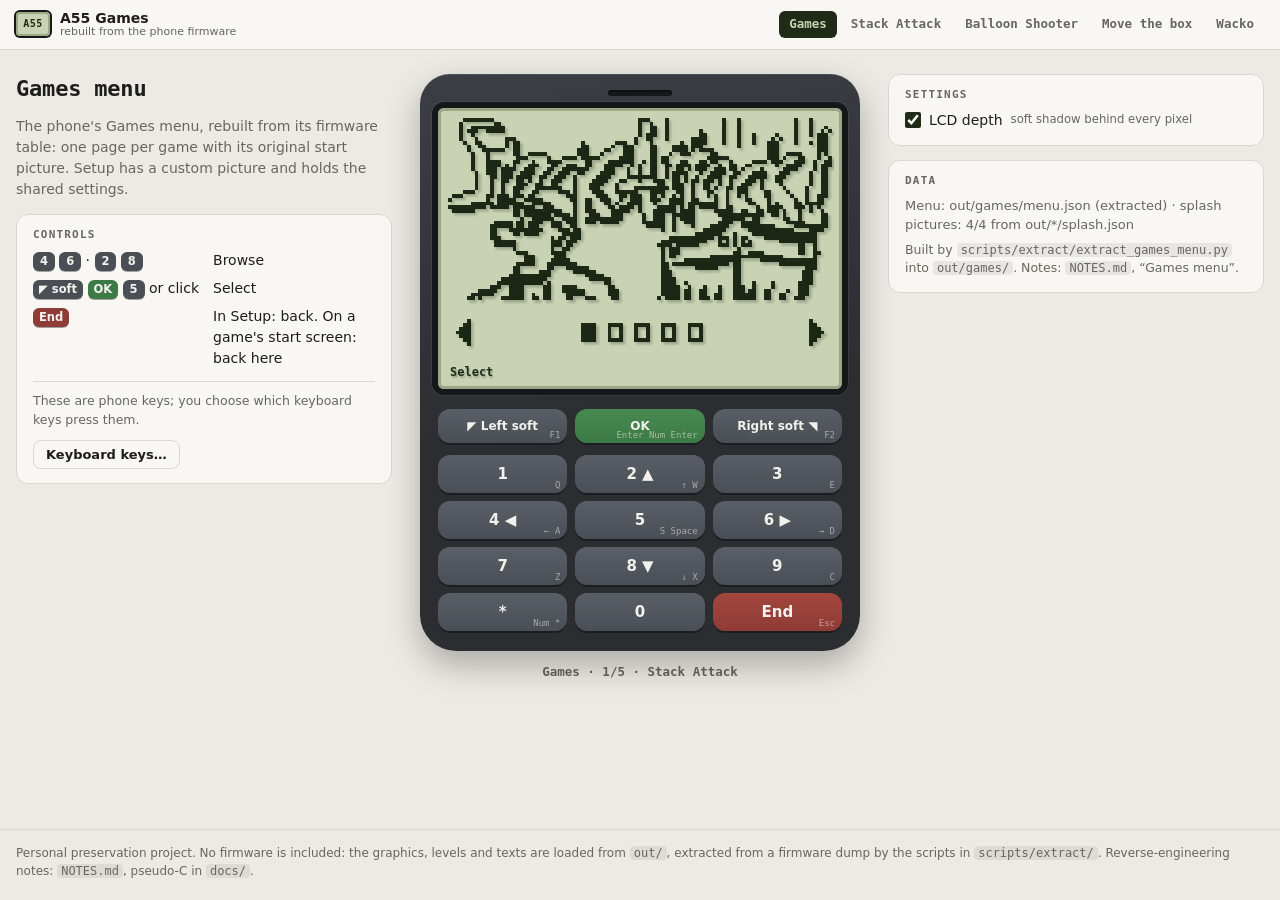
<file: index.html>
<!doctype html>
<html lang="en">
<head>
<meta charset="utf-8">
<meta name="viewport" content="width=device-width, initial-scale=1">
<title>A55 Games</title>
<link rel="icon" href="port/favicon.svg" type="image/svg+xml">
<meta http-equiv="refresh" content="0; url=port/games.html">
<style>
  body { margin: 0; min-height: 100vh; display: grid; place-items: center; background: #ebeae4; color: #1d1d1b;
         font: 14px/1.5 system-ui, sans-serif; }
  @media (prefers-color-scheme: dark) { body { background: #141517; color: #e8e6e1; } }
</style>
</head>
<body>
<p>Opening the <a href="port/games.html">Games menu</a>…</p>
</body>
</html>
</file>
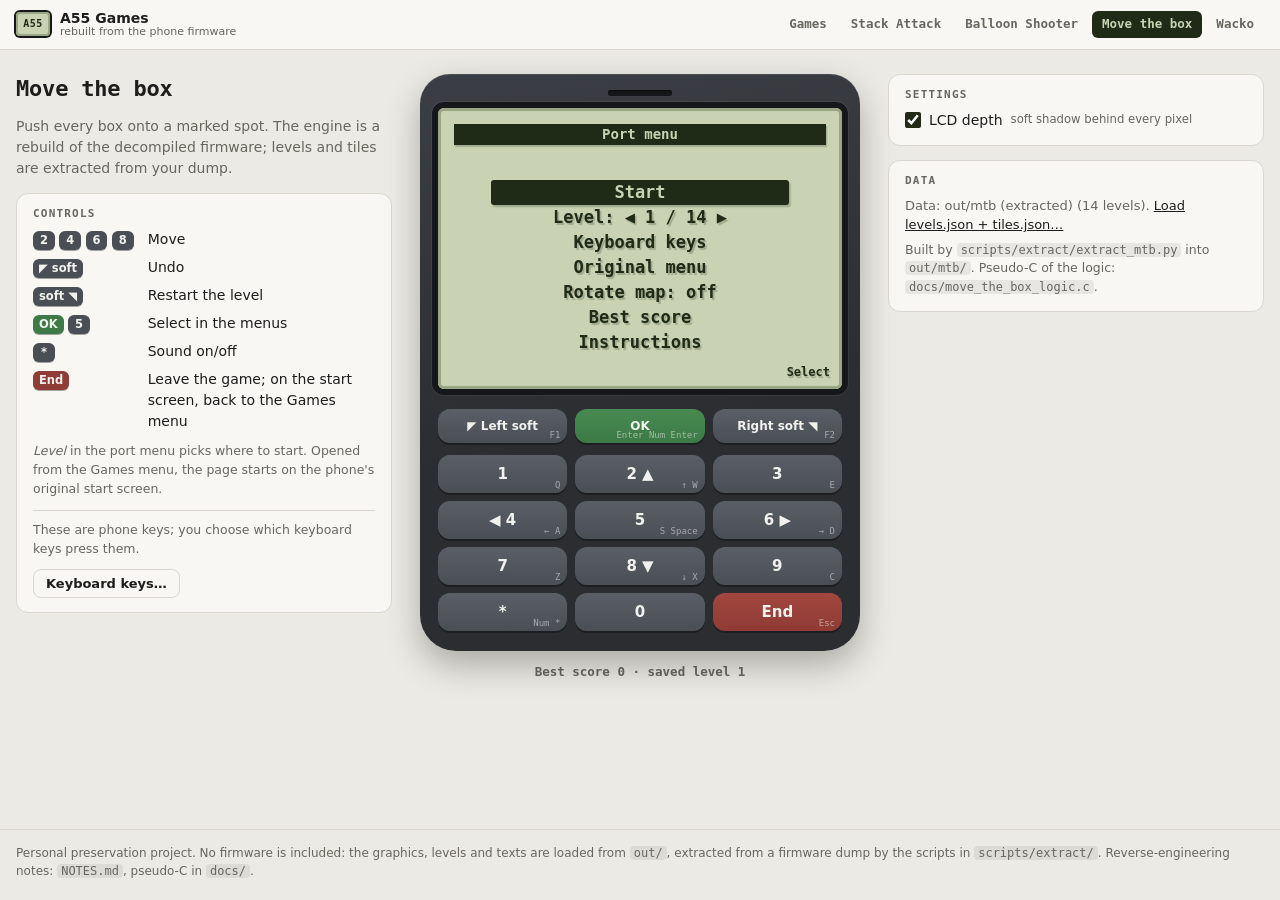
<file: port/index.html>
<!doctype html>
<html lang="en">
<head>
<meta charset="utf-8">
<meta name="viewport" content="width=device-width, initial-scale=1">
<title>Box Pusher · A55 Games</title>
<link rel="stylesheet" href="shell.css">
<link rel="icon" href="favicon.svg" type="image/svg+xml">
<style>
  .menu.small { width: 96%; font-size: clamp(9px, 2.5vw, 13px); line-height: 1.3; text-align: left; }
</style>
</head>
<body>
<header class="site" id="site"></header>
<main class="layout">
  <section class="device" aria-label="Phone">
    <div class="phone">
      <div class="earpiece" aria-hidden="true"></div>
      <div class="lcd">
        <div class="screen">
          <canvas id="lcd" width="101" height="64" aria-label="game screen"></canvas>
          <div class="overlay" id="overlay"></div>
        </div>
        <div class="soft"><span id="softL"></span><span id="softR"></span></div>
      </div>
      <div class="keys">
        <div class="row2">
          <button class="softk" data-k="LSK">◤ Left soft</button>
          <button class="softk green" data-k="OK">OK</button>
          <button class="softk" data-k="RSK">Right soft ◥</button>
        </div>
        <button data-k="1">1</button><button data-k="2">2 ▲</button><button data-k="3">3</button>
        <button data-k="4">◀ 4</button><button data-k="5">5</button><button data-k="6">6 ▶</button>
        <button data-k="7">7</button><button data-k="8">8 ▼</button><button data-k="9">9</button>
        <button data-k="*">*</button><button data-k="0">0</button><button class="red" data-k="RED">End</button>
      </div>
    </div>
    <div class="status" id="status" aria-live="polite"></div>
  </section>
  <aside class="panel panel-l">
    <h1 id="title">Box Pusher</h1>
    <p class="lede">Push every box onto a marked spot. The engine is a rebuild of the decompiled firmware; levels and tiles are extracted from your dump.</p>
    <section class="card">
      <h2>Controls</h2>
      <dl class="controls">
          <dt><span class="pk">2</span> <span class="pk">4</span> <span class="pk">6</span> <span class="pk">8</span></dt><dd>Move</dd>
          <dt><span class="pk">◤ soft</span></dt><dd>Undo</dd>
          <dt><span class="pk">soft ◥</span></dt><dd>Restart the level</dd>
          <dt><span class="pk green">OK</span> <span class="pk">5</span></dt><dd>Select in the menus</dd>
          <dt><span class="pk">*</span></dt><dd>Sound on/off</dd>
          <dt><span class="pk red">End</span></dt><dd>Leave the game; on the start screen, back to the Games menu</dd>
      </dl>
      <p class="note" style="margin-top:10px"><em>Level</em> in the port menu picks where to start. Opened from the Games menu, the page starts on the phone's original start screen.</p>
      <div class="controls-foot"><span class="note">These are phone keys; you choose which keyboard keys press them.</span>
        <button class="btn" data-open-keymap>Keyboard keys…</button></div>
    </section>
  </aside>
  <aside class="panel panel-r">
    <section class="card">
      <h2>Settings</h2>
      <div class="settings" id="settings"></div>
    </section>
    <section class="card">
      <h2>Data</h2>
      <p class="data" id="data"></p>
      <p class="note">Built by <code>scripts/extract/extract_mtb.py</code> into <code>out/mtb/</code>. Pseudo-C of the logic: <code>docs/move_the_box_logic.c</code>.</p>
    </section>
  </aside>
</main>
<footer class="site-foot" id="foot"></footer>
<script src="shell.js"></script>
<script src="keys.js"></script>
<script>
'use strict';
/* ---------------------------------------------------------------------------------------------
 * Tile codes and rules come from the decompiled firmware (see NOTES.md, "Game logic"):
 *  100 box, 101 goal, 102 floor, 103 wall, 104 box on goal,
 *  105 player (neutral / standing on a goal), 106 up, 107 down, 108 left, 109 right, 110 outside.
 *  Grid is 8x8; cell (0,0) holds the level index after loading (drawn as the level number).
 * ------------------------------------------------------------------------------------------- */
const BOX = 100, GOAL = 101, FLOOR = 102, WALL = 103, BOXG = 104, PL = 105, UP = 106, DN = 107, LF = 108, RT = 109, OUT = 110;
const TILE_PIC = {100: 2, 101: 4, 102: 5, 103: 1, 104: 3, 105: 6, 106: 7, 107: 8, 108: 9, 109: 10, 110: 0}; // FUN_cb28b4 table
const MAX_STEPS = 200;           // FUN_cb3210: lose at 200, score += 200 - steps
const ROTATE_EVERY = 50;         // "Rotate map" option: transpose every 50 steps

/* Placeholder data (my own, used only when no extracted data is available) */
const PLACEHOLDER = {
  levels: [{index: 1, flag: 0, boxes: 2, grid: [
    [110,103,103,103,103,103,103,110],
    [110,103,102,102,102,102,103,110],
    [110,103,102,100,101,102,103,110],
    [110,103,105,100,101,102,103,110],
    [110,103,102,102,102,102,103,110],
    [110,103,103,103,103,103,103,110],
    [110,110,110,110,110,110,110,110],
    [110,110,110,110,110,110,110,110]]}],
  tiles: null,
};
function placeholderTiles() {
  const pats = [
    ['..........','..........','..........','..........','..........','..........','..........','..........'], // blank
    ['##########','#........#','#.######.#','#.#....#.#','#.#....#.#','#.######.#','#........#','##########'], // wall
    ['..........','.########.','.#.####.#.','.##....##.','.##....##.','.#.####.#.','.########.','..........'], // box on goal
    ['..........','.########.','.#......#.','.#......#.','.#......#.','.#......#.','.########.','..........'], // box
    ['..........','..........','....##....','...#..#...','...#..#...','....##....','..........','..........'], // goal
    ['..........','..........','..........','..........','..........','..........','..........','..........'], // floor
  ];
  const person = ['....##....','....##....','..######..','....##....','....##....','...#..#...','..#....#..','..........'];
  const tiles = pats.map(p => ({w: 10, h: 8, bits: p.map(r => [...r].map(c => c === '#' ? 1 : 0))}));
  for (let i = 0; i < 5; i++) tiles.push({w: 10, h: 8, bits: person.map(r => [...r].map(c => c === '#' ? 1 : 0))});
  return tiles;
}

/* ---------------------------------------------------------------------------------------------
 * Persistent storage (the phone keeps level + highscore in EEPROM block "GamesData"; here we
 * use localStorage, guarded because it can be unavailable).
 * ------------------------------------------------------------------------------------------- */
const FROM_GAMES = new URLSearchParams(location.search).get('from') === 'games';
const store = {
  get(k, d) { try { const v = localStorage.getItem('boxport.' + k); return v === null ? d : JSON.parse(v); } catch { return d; } },
  set(k, v) { try { localStorage.setItem('boxport.' + k, JSON.stringify(v)); } catch {} },
};

/* UI text: replaced by out/mtb/texts.json (decoded from the firmware text pack) when available */
let TXT = {
  title: 'Box Pusher', start: 'Start', options: 'Options',
  menu: ['Start', 'Level', 'Highscore', 'Instructions', 'Rotate map'],
  instructions: ['Push every box onto\na target in as few\nsteps as you can.', 'Each level allows\n200 steps; every\nstep costs a point.',
                 'Right soft key\nresets the level,\nleft soft key undoes\none step.', '"Rotate map" flips\nthe board diagonally\nevery 50 steps.'],
  best_score: 'Best score: %d', won: 'You have won!\nYour score: %d', lost: 'You have lost!\nYour score: %d', ok: 'OK', back: 'Back',
};
let SPLASH = null;        // start-screen picture from out/mtb/splash.json (optional)
let DATA = null;          // {levels, tiles}
let TILES = null;         // tile index -> ImageData-like bitmaps
const G = {               // mirrors the firmware state struct at page 0x54
  grid: null, backup: null, onGoal: 0, backupOnGoal: 0,
  steps: 0, won: 0, active: 0, started: 0, undoOk: 0, nboxes: 0,
  level: 0, total: 0, high: 0, sound: true, rotate: false, screen: FROM_GAMES ? 'orig' : 'menu', menuSel: 0, result: null,
  menuLevel: 0,             // port addition: level picked in the menu
};

const cv = document.getElementById('lcd'), cx = cv.getContext('2d');
const overlay = document.getElementById('overlay');

function lcdColors() {
  const s = getComputedStyle(document.documentElement);
  return {bg: s.getPropertyValue('--lcd').trim(), ink: s.getPropertyValue('--lcd-ink').trim()};
}

/* ---- level loading: FUN_cb1fae + FUN_cb265c ------------------------------------------------ */
function loadLevel(idx) {
  const L = DATA.levels[idx];
  G.grid = L.grid.map(r => r.slice());   // levels.json already has flag-1 levels transposed
  G.grid[0][0] = idx;                     // quirk: loader stores level index into cell (0,0)
  G.nboxes = L.boxes;
}
function transpose(g) { return g.map((row, r) => row.map((_, c) => g[c][r])); }
function findPlayer() {
  for (let r = 0; r < 8; r++) for (let c = 0; c < 8; c++) if (G.grid[r][c] >= PL && G.grid[r][c] <= RT) return [r, c];
  return null;
}

/* ---- new game: FUN_cb2b2a / FUN_cb2a78 ------------------------------------------------------ */
function newGame() {
  G.level = Math.min(store.get('level', 0), DATA.levels.length - 1);
  G.high = store.get('high', 0); if (G.high > 0xff0) G.high = 0;   // FUN_cb5074 sanity checks
  G.steps = 0; G.onGoal = 0; G.total = 0; G.won = 0; G.active = 1; G.started = 1; G.undoOk = 0;
  loadLevel(G.level);
  G.screen = 'game'; G.result = null;
  render();
}
/* ---- reset (right soft key, code 4): FUN_cb2c7c ------------------------------------------- */
function resetLevel() {
  if (!G.started) return;
  G.onGoal = 0; G.active = 1; loadLevel(G.level);
  G.steps = 0; G.won = 0; G.undoOk = 0; G.result = null;
  render();
}
/* ---- one-step undo (left soft key, code 1): FUN_cb3130 / FUN_cb3194 ------------------------ */
function saveUndo() { G.backup = G.grid.map(r => r.slice()); G.backupOnGoal = G.onGoal; G.undoOk = 1; }
function undo() {
  if (!G.active || !G.started || !G.undoOk) return;
  G.grid = G.backup.map(r => r.slice()); G.steps -= 1; G.onGoal = G.backupOnGoal; G.undoOk = 0;
  render();
}

/* ---- movement: FUN_cb3262 cases 0x32/0x34/0x36/0x38 ---------------------------------------- */
const DIRS = {'2': [-1, 0, UP], '8': [1, 0, DN], '4': [0, -1, LF], '6': [0, 1, RT]};
function move(key) {
  if (!G.active) return;
  const p = findPlayer(); if (!p) return;
  const [dr, dc, face] = DIRS[key];
  const [r, c] = p, r1 = r + dr, c1 = c + dc, r2 = r + 2 * dr, c2 = c + 2 * dc;
  const t1 = G.grid[r1]?.[c1], t2 = G.grid[r2]?.[c2];
  let newPlayer, newBeyond = null, nowOnGoal, boxOntoGoal = false;
  if (t1 === BOX || t1 === BOXG) {
    if (t2 !== FLOOR && t2 !== GOAL) return;            // blocked: wall, box, outside
    newBeyond = t2 === GOAL ? BOXG : BOX; boxOntoGoal = t2 === GOAL;
    newPlayer = t1 === BOXG ? PL : face; nowOnGoal = t1 === BOXG ? 1 : 0;
  } else if (t1 === FLOOR) { newPlayer = face; nowOnGoal = 0; }
  else if (t1 === GOAL) { newPlayer = PL; nowOnGoal = 1; }
  else return;
  saveUndo();
  G.grid[r1][c1] = newPlayer;
  if (newBeyond !== null) G.grid[r2][c2] = newBeyond;
  G.grid[r][c] = G.onGoal ? GOAL : FLOOR;                 // restore what the player stood on
  G.onGoal = nowOnGoal;
  afterMove(boxOntoGoal);
}

/* ---- after each move: FUN_cb3210 ---------------------------------------------------------- */
function afterMove(boxOntoGoal) {
  G.steps += 1;
  if (G.rotate && G.steps % ROTATE_EVERY === 0) G.grid = transpose(G.grid);
  let onGoals = 0;
  for (const row of G.grid) for (const t of row) if (t === BOXG) onGoals++;
  if (onGoals === G.nboxes) G.won = 1;
  if (boxOntoGoal && G.sound) beep();                    // FUN_a82494(0x25) when a box lands on a goal
  if (G.won || G.steps === MAX_STEPS) {
    G.total += MAX_STEPS - G.steps;
    if (G.total > G.high) { G.high = G.total; store.set('high', G.high); }
    if (G.won) { G.level = G.level < DATA.levels.length - 1 ? G.level + 1 : 0; store.set('level', G.level); }
    G.active = 0;                                          // FUN_cb2e18 clears the "active" flag
    G.result = (G.won ? TXT.won : TXT.lost).replace('%d', G.total);
  }
  render();
}

let actx = null;
function beep() {
  try {
    actx = actx || new (window.AudioContext || window.webkitAudioContext)();
    const o = actx.createOscillator(), g = actx.createGain();
    o.type = 'square'; o.frequency.value = 1320; g.gain.value = 0.05;
    o.connect(g).connect(actx.destination); o.start(); o.stop(actx.currentTime + 0.08);
  } catch {}
}

/* ---- rendering ---------------------------------------------------------------------------- */
const DIGITS = {0:'111101101101111',1:'010110010010111',2:'111001111100111',3:'111001111001111',4:'101101111001001',
  5:'111100111001111',6:'111100111101111',7:'111001010010010',8:'111101111101111',9:'111101111001111'};
function render() {
  const {bg, ink} = lcdColors();
  cx.fillStyle = bg; cx.fillRect(0, 0, 101, 64); cx.fillStyle = ink;
  overlay.classList.remove('on');
  if (G.screen === 'game' && G.grid) {
    for (let r = 0; r < 8; r++) for (let c = 0; c < 8; c++) {
      if (r === 0 && c === 0) continue;
      const t = TILES[TILE_PIC[G.grid[r][c]] ?? 0];
      for (let y = 0; y < 8; y++) for (let x = 0; x < 10; x++) if (t.bits[y][x]) cx.fillRect(c * 10 + x, r * 8 + y, 1, 1);
    }
    String(G.grid[0][0] + 1).split('').forEach((d, i) => {
      [...DIGITS[d]].forEach((b, k) => { if (b === '1') cx.fillRect(1 + i * 4 + k % 3, 1 + Math.floor(k / 3), 1, 1); });
    });
    if (G.result) { overlay.textContent = G.result; overlay.classList.add('on'); }
    setSoft(G.active && G.undoOk ? 'Undo' : '', G.active ? 'Reset' : 'Next');
  } else if (G.screen === 'menu') {
    const items = menuItems();
    overlay.innerHTML = '<div class="hdr">Port menu</div><ul class="menu body">' + items.map((it, i) => `<li class="${i === G.menuSel ? 'sel' : ''}">${it.label}</li>`).join('') + '</ul>';
    overlay.classList.add('on'); setSoft('', 'Select');
  } else if (G.screen === 'text') {
    overlay.innerHTML = `<div class="hdr">${esc(G.textTitle)}</div><div class="body">${esc(G.text)}</div>`;
    overlay.classList.add('on'); setSoft('', 'Back');
  } else if (G.screen === 'orig') {                       // the game's own start screen (FUN_cb503a)
    if (SPLASH) {                                         // picture 0xCB, drawn at the top of the 101x50 area
      SPLASH.bits.forEach((row, y) => row.forEach((v, x) => { if (v) cx.fillRect(x, y, 1, 1); }));
    } else {
      overlay.innerHTML = `<div class="hdr">${esc(TXT.title)}</div><div class="body">${esc(TXT.title)}</div>`;
      overlay.classList.add('on');
    }
    setSoft(TXT.start, TXT.options);
  } else if (G.screen === 'origOpts') {                   // Options list (descriptor 0xCB1E7E..)
    const rows = TXT.menu.map((t, i) => esc(t) + (i === 4 ? (G.rotate ? ' [x]' : ' [ ]') : ''));
    overlay.innerHTML = `<div class="hdr">${esc(TXT.options)}</div><ul class="menu body">` +
      rows.map((t, i) => `<li class="${i === G.origSel ? 'sel' : ''}">${t}</li>`).join('') + '</ul>';
    overlay.classList.add('on'); setSoft(TXT.ok, TXT.back);
  } else if (G.screen === 'origLevel') {                  // numeric level entry (FUN_cb19e8 / FUN_cb18c8)
    overlay.innerHTML = `<div class="hdr">${esc(TXT.menu[1])}</div><div class="body">1 – ${DATA.levels.length}<br>` +
      `<span class="field">${G.levelEntry || '&nbsp;'}</span></div>`;
    overlay.classList.add('on'); setSoft(TXT.ok, G.levelEntry ? 'Clear' : TXT.back);
  } else if (G.screen === 'origText') {
    overlay.innerHTML = `<div class="hdr">${esc(G.textTitle)}</div><div class="body">${esc(G.text)}</div>`;
    overlay.classList.add('on'); setSoft('', TXT.back);
  }
  document.getElementById('status').textContent = G.screen === 'game'
    ? `Level ${G.level + 1}/${DATA.levels.length} · steps ${G.steps}/${MAX_STEPS} · score ${G.total} · best ${G.high} · sound ${G.sound ? 'on' : 'off'}${G.rotate ? ' · rotate map' : ''}`
    : `Best score ${store.get('high', 0)} · saved level ${store.get('level', 0) + 1}`;
}
function esc(s) { return String(s).replace(/[&<>"]/g, c => ({'&': '&amp;', '<': '&lt;', '>': '&gt;', '"': '&quot;'}[c])); }
function keepSelectionVisible() { overlay.querySelector('li.sel')?.scrollIntoView({block: 'nearest'}); }
function setSoft(l, r) {
  queueMicrotask(keepSelectionVisible); document.getElementById('softL').textContent = l; document.getElementById('softR').textContent = r; }

function menuItems() {
  return [
    {label: 'Start', act: () => { G.origin = 'menu'; newGame(); }},
    {label: `Level: ◀ ${G.menuLevel + 1} / ${DATA.levels.length} ▶`, level: true,
     act: () => { G.origin = 'menu'; store.set('level', G.menuLevel); newGame(); }},
    {label: 'Keyboard keys', act: () => PhoneKeys.open()},             // global mapping, port/keys.js
    {label: 'Original menu', act: () => { G.screen = 'orig'; render(); }},
    {label: 'Rotate map: ' + (G.rotate ? 'on' : 'off'), act: () => { G.rotate = !G.rotate; store.set('rotate', G.rotate); render(); }},
    {label: 'Best score', act: () => showText('Best score', 'Best score: ' + store.get('high', 0))},
    {label: 'Instructions', act: () => showText('Instructions', TXT.instructions.join('\n\n'))},
  ];
}
function showText(title, t) { G.screen = 'text'; G.textTitle = title; G.text = t; render(); overlay.scrollTop = 0; }
function origText(title, t) { G.screen = 'origText'; G.textTitle = title; G.text = t; queueMicrotask(() => { overlay.scrollTop = 0; }); }

/* ---- input (phone key codes: soft-left 1, soft-right 4, red 0x0C, '*' 0x2A, digits ASCII) -- */
function press(k) {
  if (G.screen === 'menu') {
    const items = menuItems(), n = DATA.levels.length;
    if (k === '2') G.menuSel = (G.menuSel + items.length - 1) % items.length;
    else if (k === '8') G.menuSel = (G.menuSel + 1) % items.length;
    else if ((k === '4' || k === '6') && items[G.menuSel].level) G.menuLevel = (G.menuLevel + (k === '6' ? 1 : n - 1)) % n;
    else if (k === 'OK' || k === 'RSK' || k === '5') { items[G.menuSel].act(); return; }
    else if (k === 'RED') { location.href = 'games.html'; return; }      // End: back to the Games menu
    render(); return;
  }
  if (G.screen === 'orig') {                              // soft keys: {5,"Start"} {0x2D,"Options"}
    if (k === 'LSK' || k === 'OK' || k === '5') { G.origin = 'orig'; newGame(); }
    else if (k === 'RSK') { G.screen = 'origOpts'; G.origSel = 0; render(); }
    else if (k === 'RED') { if (FROM_GAMES) location.href = 'games.html'; else { G.screen = 'menu'; render(); } }
    return;
  }
  if (G.screen === 'origOpts') {
    if (k === '2') G.origSel = (G.origSel + 4) % 5;
    else if (k === '8') G.origSel = (G.origSel + 1) % 5;
    else if (k === 'RSK' || k === 'RED') G.screen = 'orig';
    else if (k === 'LSK' || k === 'OK' || k === '5') {
      if (G.origSel === 0) { G.origin = 'orig'; newGame(); return; }
      if (G.origSel === 1) { G.screen = 'origLevel'; G.levelEntry = ''; }
      if (G.origSel === 2) origText(TXT.menu[2], TXT.best_score.replace('%d', store.get('high', 0)));
      if (G.origSel === 3) origText(TXT.menu[3], TXT.instructions.join('\n\n'));
      if (G.origSel === 4) { G.rotate = !G.rotate; store.set('rotate', G.rotate); }   // FUN_cb1808 toggles the setting
    }
    render(); return;
  }
  if (G.screen === 'origLevel') {
    const max = DATA.levels.length;
    if (/^\d$/.test(k)) {                                   // FUN_cb19e8 input rules
      let s = G.levelEntry + k;
      if (s === '0') s = '';                                // a leading 0 is rejected
      if (s.length > String(max).length) s = G.levelEntry;
      if (Number(s) > max) s = String(max);                 // too large: clamped to the last level
      G.levelEntry = s;
    } else if (k === 'LSK' || k === 'OK') {                 // FUN_cb18c8: save level, close
      if (G.levelEntry) { store.set('level', Math.min(Number(G.levelEntry), max) - 1); G.menuLevel = store.get('level', 0); }
      G.screen = 'origOpts';
    } else if (k === 'RSK') { if (G.levelEntry) G.levelEntry = G.levelEntry.slice(0, -1); else G.screen = 'origOpts'; }
    else if (k === 'RED') G.screen = 'origOpts';
    render(); return;
  }
  if (G.screen === 'origText') {
    if (k === '2' || k === '8') overlay.scrollBy(0, (k === '8' ? 1 : -1) * overlay.clientHeight / 3);
    else if (['RSK', 'RED', 'LSK', 'OK'].includes(k)) { G.screen = 'origOpts'; render(); }
    return;
  }
  if (G.screen === 'text') {
    if (k === '2' || k === '8') overlay.scrollBy(0, (k === '8' ? 1 : -1) * overlay.clientHeight / 3);
    else if (k === 'RSK' || k === 'OK' || k === 'RED' || k === 'LSK') { G.screen = 'menu'; render(); }
    return;
  }
  if (k === 'RED') { G.screen = G.origin || 'menu'; G.onGoal = 0; G.active = 0; G.menuLevel = store.get('level', G.level); render(); return; }  // 0x0C: exit
  if (k === 'RSK') { resetLevel(); return; }
  if (!G.active) return;                                  // inactive: only red / right soft accepted
  if (k === '*') { G.sound = !G.sound; store.set('sound', G.sound); render(); return; }   // 0x2A: sound toggle
  if (k === 'LSK') undo();
  else if (DIRS[k]) move(k);
}
document.querySelectorAll('[data-k]').forEach(b => b.addEventListener('click', () => press(b.dataset.k)));
// keyboard -> phone keys: port/keys.js (one mapping shared by every page)
PhoneKeys.listen({down: (k, e) => {
  if (G.screen === 'origLevel' && /^\d$/.test(e.key)) { press(e.key); return; }   // typed digits in the level field
  press(k);
}});

/* ---- data loading -------------------------------------------------------------------------- */
function useData(levels, tiles, source) {
  DATA = {levels, tiles}; TILES = tiles;
  document.getElementById('data').innerHTML = `Data: ${source} (${levels.length} level${levels.length > 1 ? 's' : ''}). ` +
    `<label for="pick">Load levels.json + tiles.json…</label><input id="pick" type="file" multiple accept=".json" hidden>`;
  document.getElementById('pick').addEventListener('change', async e => {
    const files = [...e.target.files]; let lv = null, tl = null;
    for (const f of files) { const j = JSON.parse(await f.text()); if (Array.isArray(j) && j[0]?.grid) lv = j; else if (Array.isArray(j) && j[0]?.bits) tl = j; }
    if (lv && tl) { useData(lv, tl, files.map(f => f.name).join(' + ')); G.screen = 'menu'; render(); }
  });
  render();
}
(async () => {
  G.sound = store.get('sound', true); G.rotate = store.get('rotate', false); G.menuLevel = store.get('level', 0);
  try {
    const base = new URL('../out/mtb/', location.href);
    const [lv, tl] = await Promise.all([fetch(new URL('levels.json', base)).then(r => r.json()), fetch(new URL('tiles.json', base)).then(r => r.json())]);
    try { TXT = Object.assign({}, TXT, await fetch(new URL('texts.json', base)).then(r => r.json())); } catch {}
    try { const s = await fetch(new URL('splash.json', base)).then(r => r.json()); if (s?.bits?.length) SPLASH = s; } catch {}
    useData(lv, tl, 'out/mtb (extracted)');
  } catch {
    useData(PLACEHOLDER.levels, placeholderTiles(), 'built-in placeholder');
  }
})();
</script>
<script src="lcd-depth.js"></script>
</body>
</html>
</file>
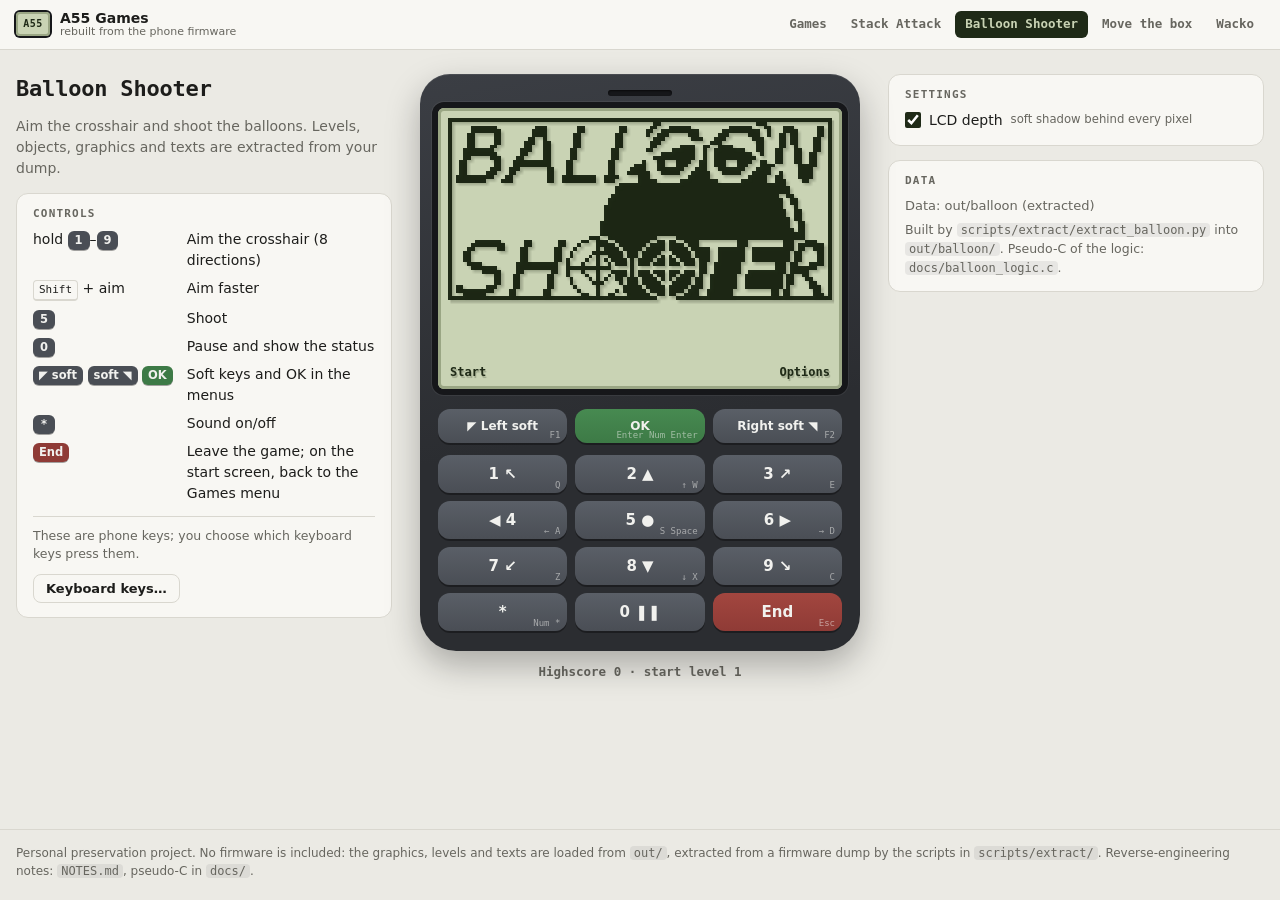
<file: port/balloon.html>
<!doctype html>
<html lang="en">
<head>
<meta charset="utf-8">
<meta name="viewport" content="width=device-width, initial-scale=1">
<title>Balloons · A55 Games</title>
<link rel="stylesheet" href="shell.css">
<link rel="icon" href="favicon.svg" type="image/svg+xml">
<style>
  .overlay.box { background: transparent; }
  .scorebox { background: var(--lcd); border: 2px solid var(--lcd-ink); box-shadow: 3px 3px 0 var(--lcd-ink); padding: 2px 10px; }
  .scorebox.blink { animation: blink .6s steps(2) infinite; }
  @keyframes blink { 50% { visibility: hidden; } }
</style>
</head>
<body>
<header class="site" id="site"></header>
<main class="layout">
  <section class="device" aria-label="Phone">
    <div class="phone">
      <div class="earpiece" aria-hidden="true"></div>
      <div class="lcd">
        <div class="screen">
          <canvas id="lcd" width="101" height="64" aria-label="game screen"></canvas>
          <div class="overlay" id="overlay"></div>
        </div>
        <div class="soft"><span id="softL"></span><span id="softR"></span></div>
      </div>
      <div class="keys">
        <div class="row2">
          <button class="softk" data-k="LSK">◤ Left soft</button>
          <button class="softk green" data-k="OK">OK</button>
          <button class="softk" data-k="RSK">Right soft ◥</button>
        </div>
        <button data-k="1">1 ↖</button><button data-k="2">2 ▲</button><button data-k="3">3 ↗</button>
        <button data-k="4">◀ 4</button><button data-k="5">5 ●</button><button data-k="6">6 ▶</button>
        <button data-k="7">7 ↙</button><button data-k="8">8 ▼</button><button data-k="9">9 ↘</button>
        <button data-k="*">*</button><button data-k="0">0 ❚❚</button><button class="red" data-k="RED">End</button>
      </div>
    </div>
    <div class="status" id="status" aria-live="polite"></div>
  </section>
  <aside class="panel panel-l">
    <h1 id="title">Balloons</h1>
    <p class="lede">Aim the crosshair and shoot the balloons. Levels, objects, graphics and texts are extracted from your dump.</p>
    <section class="card">
      <h2>Controls</h2>
      <dl class="controls">
          <dt>hold <span class="pk">1</span>–<span class="pk">9</span></dt><dd>Aim the crosshair (8 directions)</dd>
          <dt><kbd>Shift</kbd> + aim</dt><dd>Aim faster</dd>
          <dt><span class="pk">5</span></dt><dd>Shoot</dd>
          <dt><span class="pk">0</span></dt><dd>Pause and show the status</dd>
          <dt><span class="pk">◤ soft</span> <span class="pk">soft ◥</span> <span class="pk green">OK</span></dt><dd>Soft keys and OK in the menus</dd>
          <dt><span class="pk">*</span></dt><dd>Sound on/off</dd>
          <dt><span class="pk red">End</span></dt><dd>Leave the game; on the start screen, back to the Games menu</dd>
      </dl>
      <div class="controls-foot"><span class="note">These are phone keys; you choose which keyboard keys press them.</span>
        <button class="btn" data-open-keymap>Keyboard keys…</button></div>
    </section>
  </aside>
  <aside class="panel panel-r">
    <section class="card">
      <h2>Settings</h2>
      <div class="settings" id="settings"></div>
    </section>
    <section class="card">
      <h2>Data</h2>
      <p class="data" id="data"></p>
      <p class="note">Built by <code>scripts/extract/extract_balloon.py</code> into <code>out/balloon/</code>. Pseudo-C of the logic: <code>docs/balloon_logic.c</code>.</p>
    </section>
  </aside>
</main>
<footer class="site-foot" id="foot"></footer>
<script src="shell.js"></script>
<script src="keys.js"></script>
<script>
'use strict';
/* ---------------------------------------------------------------------------------------------
 * Rules from the decompiled firmware (NOTES.md, "Balloon Shooter"): FUN_cac3c0 start, FUN_cac9ba
 * tick (50 ms), FUN_cabc0e cleanup, FUN_caba8c move/animate, FUN_cab6ac spawn, FUN_cac016 shoot,
 * FUN_cabd42 level-up/HUD, FUN_cacbc6 game over, FUN_cac508 keys.
 * Object kinds: low nibble 0/1/2 balloon size, 3/4/5 popping, 6 crosshair, 7 banner,
 *               9 dynamite, 0xA greeting card, 0xB string; high nibble 1..4 = balloon design.
 * ------------------------------------------------------------------------------------------- */
const TICK_MS = 50;
let TXT = { title: 'Balloons', start: 'Start', options: 'Options', menu: ['Start', 'Level', 'Highscore', 'Instructions'],
  points: '%d points', back: 'Back',
  instructions: ['Pop the balloons before\nthey reach the top.\nAim with 1-9,\nshoot with 5.\nDynamite pops all.\nCards give a life.'] };
let D = null, SPLASH = null;

const store = {
  get(k, d) { try { const v = localStorage.getItem('balloonport.' + k); return v === null ? d : JSON.parse(v); } catch { return d; } },
  set(k, v) { try { localStorage.setItem('balloonport.' + k, JSON.stringify(v)); } catch {} },
};
const rand = n => Math.floor(Math.random() * n);   // FUN_ca3d32: (rand16 * n) >> 16, i.e. 0..n-1

const G = { screen: 'start', sel: 0, text: '', textTitle: '', levelEntry: '', sound: true,
            rows: null, cross: null, banner: null, cx: 50, cy: 32, vx: 0, vy: 0, mul: 1, held: null,
            score: 0, lives: 5, lvl: 1, start: 0, counter: 0, paused: false, over: false, newRecord: false,
            pending: 0, handle: null, msgUntil: 0, msg: '' };

const cv = document.getElementById('lcd'), cx = cv.getContext('2d');
const overlay = document.getElementById('overlay');
const esc = s => String(s).replace(/[&<>"]/g, c => ({'&': '&amp;', '<': '&lt;', '>': '&gt;', '"': '&quot;'}[c]));
const fmt = (s, ...v) => { let i = 0; return s.replace(/%d/g, () => String(v[i++] ?? '')); };
const lev = i => D.levels[Math.max(0, Math.min(D.levels.length - 1, i))];

/* ---- objects -------------------------------------------------------------------------------- */
function make(t, x, y) { return {x, y, dx: t.dx, dy: t.dy, nframes: t.nframes, frame: t.frame, kind: t.kind, speed: t.speed, frames: t.frames}; }
const low = o => o.kind & 0xF;
function box(o) { const f = o.frames[0], w = f.w, h = f.h;          // FUN_cabf0c: centre-anchored box
  const l = o.x - ((w - 1) >> 1), t = o.y - ((h - 1) >> 1); return {l, t, w, h}; }
function inside(o, px, py) { const b = box(o); return px >= b.l && py >= b.t && px < b.l + b.w && py < b.t + b.h; }

/* ---- sounds: one pending slot with priorities (FUN_cab3b6) ---------------------------------- */
function want(id) {
  const p = G.pending;
  if (id === 0x56) G.pending = id;
  else if (id === 0x59) { if (p !== 0x56) G.pending = id; }
  else if (id === 0x54) { if (p !== 0x56 && p !== 0x59) G.pending = id; }
  else if (id === 0x55) { if (![0x56, 0x59, 0x54].includes(p)) G.pending = id; }
  else if (id === 0x61) { if (p === 0 || p === 0x5e) G.pending = id; }
  else if (id === 0x5e) { if (p === 0) G.pending = id; }
}
let actx = null;
const FREQ = {0x56: 220, 0x59: 990, 0x54: 1320, 0x55: 160, 0x61: 660, 0x5e: 1760};
function beep(id) {
  if (!G.sound || !FREQ[id]) return;
  try {
    actx = actx || new (window.AudioContext || window.webkitAudioContext)();
    const o = actx.createOscillator(), g = actx.createGain();
    o.type = 'square'; o.frequency.value = FREQ[id]; g.gain.value = 0.04;
    o.connect(g).connect(actx.destination); o.start(); o.stop(actx.currentTime + (id === 0x56 ? 0.4 : 0.07));
  } catch {}
}

/* ---- game start: FUN_cac3c0 ----------------------------------------------------------------- */
function startGame() {
  if (!D) return;                                           // no extracted data: nothing to play with
  G.rows = [[], [], []];
  G.start = Math.min(13, Math.max(0, store.get('start', 0)));
  G.lvl = G.start + 1; G.score = 0; G.lives = 5; G.counter = 0;
  G.cx = 50; G.cy = 32; G.vx = 0; G.vy = 0; G.mul = 1; G.held = null;
  G.paused = false; G.over = false; G.newRecord = false; G.pending = 0;
  G.banner = make(D.banner, 0, -11);
  G.cross = make(D.crosshair, 50, 40);
  spawn(lev(G.lvl - 1).balloons);
  levelCheck();
  G.screen = 'game'; render();
  clearTimeout(G.handle); G.handle = setTimeout(tick, TICK_MS);
}
/* ---- spawn: FUN_cab6ac ---------------------------------------------------------------------- */
function spawn(n) {
  for (let i = 0; i < n; i++) {
    let row = 0;
    while (row < 3 && G.rows[row].length > 4) row++;
    if (row > 2) return;
    const yoff = rand(10), x = rand(0x5C) + 4;
    const L = lev(G.lvl - 1), V = Math.max(1, L.variety);
    const idx = Math.floor((rand(V * 4) * 3) / V) + 3 - V;
    const b = make(D.balloons[Math.max(0, Math.min(11, idx))], x, yoff + 71);
    while (b.speed < L.min_speed) b.speed += 10;
    G.rows[row].push(b);
    const special = rand(8) === 1;
    const k = special ? rand(2) : 2;                       // 0 dynamite, 1 card, 2 string
    const size = low(b);
    if (size <= 2) {
      const a = make(D.attach[size][k], x, yoff + 71 + [8, 12, 16][size]);
      a.speed = b.speed;
      G.rows[row].push(a);
    }
  }
}
function remove(o) { for (const r of G.rows) { const i = r.indexOf(o); if (i >= 0) { r.splice(i, 1); return; } } }
function pop(o) {                                           // FUN_cabf90
  const k = low(o); if (k > 2) return false;
  o.frames = D.pops[k]; o.dy = 0; o.frame = 0; o.kind += 3; o.speed = 10;
  return true;
}
function removeAttachments(o) {
  const h = o.frames[0].h;
  for (const r of G.rows) for (const a of [...r])
    if ([9, 10, 11].includes(low(a)) && a.x === o.x && o.y + h === a.y) remove(a);
}

/* ---- tick: FUN_cac9ba ------------------------------------------------------------------------ */
function tick() {
  if (G.screen !== 'game') return;
  if (!G.paused) {
    if (G.banner.y > -11) G.banner.y--;
    cleanup(); move();
    if (!G.over) levelCheck();
    if (G.pending) { beep(G.pending); G.pending = 0; }
  } else {
    if (G.banner.y < 0) G.banner.y++;
    levelCheck();
  }
  G.counter = (G.counter + 1) & 0x3FF;
  render();
  G.handle = setTimeout(tick, TICK_MS);
}
function cleanup() {                                        // FUN_cabc0e
  let count = 0;
  for (const r of G.rows) for (const o of [...r]) {
    const k = low(o);
    if (k < 3 || k > 5) {
      if ((o.y < -10 && !G.over) || (o.y < -15 && G.over)) {
        remove(o);
        if (![9, 10, 11].includes(k)) {
          if (G.lives !== 0 || G.over) { G.lives--; count++; }
          else { gameOver(); return; }
        }
      }
    } else if (o.nframes === o.frame + 1) { remove(o); count++; }
  }
  spawn(count);
}
function move() {                                           // FUN_caba8c
  for (const r of G.rows) for (const o of r) {
    const k = low(o);
    if (k < 3 || k > 5) {
      if (((G.counter * 50) & 0xFFFF) % o.speed !== 0) continue;
      o.x += o.dx; o.y += o.dy;
    }
    o.frame = (o.frame + 1) % o.nframes;
  }
  G.cx += G.vx; G.cy += G.vy;
  if (G.cx < 0) G.cx = 100; if (G.cx > 100) G.cx = 0;
  if (G.cy < 0) G.cy = 63; if (G.cy > 63) G.cy = 0;
  G.cross.x = G.cx; G.cross.y = G.cy;
}
function levelCheck() {                                     // FUN_cabd42
  if (G.score < 0 || G.score > 9999) return;
  if (G.score >= lev(G.lvl - G.start).threshold) {          // at most one level per call
    const diff = lev(G.lvl).balloons - lev(G.lvl - 1).balloons;
    if (diff < 0) { G.rows = [[], [], []]; spawn(lev(G.lvl).balloons); } else spawn(diff);
    want(0x59); G.lvl++;
  }
  if (G.lvl > 14 || G.lives === 0) gameOver();
}
function gameOver() {                                       // FUN_cacbc6
  if (G.over) return;
  G.over = true; want(0x56);
  if (G.score > store.get('high', 0)) { store.set('high', G.score); G.newRecord = true; }
  G.cross = null;
  const n = G.rows.reduce((s, r) => s + r.length, 0);
  if (6 - (n >> 1) > 1) spawn(5 - (n >> 1));
}
/* ---- shoot: FUN_cac016 ---------------------------------------------------------------------- */
function shoot() {
  want(0x5e);
  let hit = false, removed = 0;
  for (const r of G.rows) for (const o of [...r]) {
    if (!r.includes(o) || !inside(o, G.cx, G.cy)) continue;
    const k = low(o);
    if (k >= 3 && k <= 5) continue;
    if (k === 0) { G.score += 30; hit = true; }
    else if (k === 1) { G.score += 20; hit = true; }
    else if (k === 2) { G.score += 10; hit = true; }
    else if (k === 9) {                                     // dynamite: everything bursts
      G.score += 40;
      for (const rr of G.rows) for (const p of [...rr]) if (!pop(p)) remove(p);
      want(0x55); return;
    } else if (k === 10) { G.score += 40; if (G.lives < 5) G.lives++; want(0x54); }
    else G.score += 10;                                     // 6,7,8 and string (0xB)
    removeAttachments(o);
    if ([0x10, 0x20, 0x30, 0x40].includes(o.kind & 0xF0)) { pop(o); want(0x61); }
    else { remove(o); if (hit) removed++; }
  }
  if (!hit) G.score -= 10;
  if (G.score < 0) G.score = 0;
  spawn(removed);
}

/* ---- rendering ------------------------------------------------------------------------------ */
function lcdColors() { const s = getComputedStyle(document.documentElement);
  return {bg: s.getPropertyValue('--lcd').trim(), ink: s.getPropertyValue('--lcd-ink').trim()}; }
let C = null;
function px(x, y, on) { if (x < 0 || y < 0 || x > 100 || y > 63) return; cx.fillStyle = on ? C.ink : C.bg; cx.fillRect(x, y, 1, 1); }
function sprite(f, l, t) { for (let y = 0; y < f.h; y++) for (let x = 0; x < f.w; x++) {
  const b = f.bits[y][x], m = f.mask ? f.mask[y][x] : 0; if (m && !b) continue; px(l + x, t + y, b); } }
function drawObj(o) { const b = box(o); sprite(o.frames[o.frame] || o.frames[0], b.l, b.t); }
function digits(n, w, x, y) { const s = String(Math.max(0, n)).padStart(w, '0').slice(-w);
  [...s].forEach((c, i) => { const g = D.digits[+c];
    for (let yy = 0; yy < 7; yy++) for (let xx = 0; xx < 5; xx++) px(x + i * 6 + xx, y + yy, !g.bits[yy][xx]); }); }
function setSoft(l, r) { document.getElementById('softL').textContent = l; document.getElementById('softR').textContent = r;
  queueMicrotask(() => overlay.querySelector('li.sel')?.scrollIntoView({block: 'nearest'})); }
function render() {
  C = lcdColors();
  cx.fillStyle = C.bg; cx.fillRect(0, 0, 101, 64);
  overlay.className = 'overlay'; overlay.innerHTML = '';
  const show = html => { overlay.innerHTML = html; overlay.classList.add('on'); };
  if (G.screen === 'start') {
    if (SPLASH) sprite(SPLASH, 0, 0); else show(`<div class="hdr">${esc(TXT.title)}</div><div class="body">${esc(TXT.title)}</div>`);
    setSoft(TXT.start, TXT.options);
  } else if (G.screen === 'options') {
    show(`<div class="hdr">${esc(TXT.options)}</div><ul class="menu body">` +
      TXT.menu.map((t, i) => `<li class="${i === G.sel ? 'sel' : ''}">${esc(t)}</li>`).join('') + '</ul>');
    setSoft('OK', TXT.back);
  } else if (G.screen === 'level') {
    show(`<div class="hdr">${esc(TXT.menu[1])}</div><div class="body">1 – 14<br><span class="field">${G.levelEntry || '&nbsp;'}</span></div>`);
    setSoft('OK', G.levelEntry ? 'Clear' : TXT.back);
  } else if (G.screen === 'text') {
    show(`<div class="hdr">${esc(G.textTitle)}</div><div class="body">${esc(G.text)}</div>`);
    setSoft('', TXT.back);
  } else if (G.screen === 'game') {
    for (const r of G.rows) for (const o of r) drawObj(o);
    if (G.cross) drawObj(G.cross);
    sprite(G.banner.frames[0], G.banner.x, G.banner.y);     // banner: top-left anchored
    digits(G.lives, 1, 4, G.banner.y + 1);
    digits(G.score, 4, 76, G.banner.y + 1);
    if (G.paused) {
      sprite(D.pause, 44, 27);
      const p = (G.counter & 7) >> 2;
      for (let i = 0; i < 2; i++) { const [dx, dy] = D.pause_dots[p * 2 + i]; px(44 + dx, 27 + dy, true); }
    }
    if (G.over) {
      overlay.className = 'overlay on box';
      overlay.innerHTML = `<span class="scorebox${G.newRecord ? ' blink' : ''}">${esc(fmt(TXT.points, G.score))}</span>`;
    }
    if (G.msg && performance.now() < G.msgUntil) show(esc(G.msg));
    setSoft('', G.over ? TXT.back : '');
  }
  document.getElementById('status').textContent = G.screen === 'game'
    ? `Level ${G.lvl} · score ${G.score} · lives ${G.lives}${G.paused ? ' · paused' : ''} · sound ${G.sound ? 'on' : 'off'}`
    : `Highscore ${store.get('high', 0)} · start level ${store.get('start', 0) + 1}`;
}

/* ---- input: FUN_cac508 (press / release / long press) --------------------------------------- */
const AIM = {1: [-1, -1], 2: [0, -1], 3: [1, -1], 4: [-1, 0], 6: [1, 0], 7: [-1, 1], 8: [0, 1], 9: [1, 1]};
function aim(k, fast) { G.held = k; G.mul = fast ? 2 : 1; const [ax, ay] = AIM[k]; G.vx = ax * G.mul; G.vy = ay * G.mul; }
function release(k) { if (G.held === k) { G.vx = 0; G.vy = 0; G.mul = 1; G.held = null; } }
function press(k, fast) {
  if (G.screen === 'start') {
    if (k === 'LSK' || k === 'OK') startGame();
    else if (k === 'RSK') { G.screen = 'options'; G.sel = 0; render(); }
    else if (k === 'RED') location.href = 'games.html';                   // End: back to the Games menu (port/games.html)
    return;
  }
  if (G.screen === 'options') {
    if (k === '2') G.sel = (G.sel + 3) % 4;
    else if (k === '8') G.sel = (G.sel + 1) % 4;
    else if (k === 'RSK' || k === 'RED') G.screen = 'start';
    else if (k === 'OK' || k === 'LSK' || k === '5') {
      if (G.sel === 0) { startGame(); return; }
      if (G.sel === 1) { G.screen = 'level'; G.levelEntry = ''; }
      if (G.sel === 2) { G.screen = 'text'; G.textTitle = TXT.menu[2]; G.text = fmt(TXT.points, store.get('high', 0)); }
      if (G.sel === 3) { G.screen = 'text'; G.textTitle = TXT.menu[3]; G.text = TXT.instructions.join('\n\n'); }
    }
    render(); return;
  }
  if (G.screen === 'level') {                               // start level 1..14 (number entry, likely)
    if (/^\d$/.test(k)) { let s = G.levelEntry + k; if (s === '0') s = ''; if (s.length > 2) s = G.levelEntry; if (+s > 14) s = '14'; G.levelEntry = s; }
    else if (k === 'OK' || k === 'LSK') { if (G.levelEntry) store.set('start', +G.levelEntry - 1); G.screen = 'options'; }
    else if (k === 'RSK') { if (G.levelEntry) G.levelEntry = G.levelEntry.slice(0, -1); else G.screen = 'options'; }
    else if (k === 'RED') G.screen = 'options';
    render(); return;
  }
  if (G.screen === 'text') {
    if (k === '2' || k === '8') overlay.scrollBy(0, (k === '8' ? 1 : -1) * overlay.clientHeight / 3);
    else if (['RSK', 'RED', 'OK', 'LSK'].includes(k)) { G.screen = 'options'; render(); }
    return;
  }
  if (G.screen !== 'game') return;
  if (G.over) { if (k === 'RED' || k === 'RSK') { clearTimeout(G.handle); G.screen = 'start'; render(); } return; }
  if (k === 'RED') { gameOver(); clearTimeout(G.handle); G.screen = 'start'; render(); return; }
  if (G.paused && k !== '0') G.paused = false;               // any other key resumes
  if (k === '0') { G.paused = !G.paused; render(); return; }
  if (k === '*') { G.sound = !G.sound; store.set('sound', G.sound); G.msg = G.sound ? 'Sound on' : 'Sound off'; G.msgUntil = performance.now() + 1500; return; }
  if (k === '5') { shoot(); return; }
  if (AIM[k]) aim(+k, fast);
}
// keyboard -> phone keys: port/keys.js (one mapping shared by every page)
PhoneKeys.listen({
  down: (k, e) => { if (e.repeat && AIM[k]) return; press(k, e.shiftKey); },   // Shift = fast aim
  up: k => { if (AIM[k]) release(+k); },
});
document.querySelectorAll('[data-k]').forEach(b => {
  const k = b.dataset.k;
  b.addEventListener('pointerdown', e => { e.preventDefault(); press(k, false); });
  b.addEventListener('pointerup', () => { if (AIM[k]) release(+k); });
  b.addEventListener('pointerleave', () => { if (AIM[k]) release(+k); });
});

(async () => {
  G.sound = store.get('sound', true);
  const base = new URL('../out/balloon/', location.href);
  try {
    D = await fetch(new URL('data.json', base)).then(r => r.json());
    try { TXT = Object.assign({}, TXT, await fetch(new URL('texts.json', base)).then(r => r.json())); } catch {}
    try { const s = await fetch(new URL('splash.json', base)).then(r => r.json()); if (s?.bits?.length) SPLASH = s; } catch {}
    document.getElementById('data').textContent = 'Data: out/balloon (extracted)';
  } catch {
    document.getElementById('data').textContent = 'No extracted data found: run scripts/extract/extract_balloon.py first (this game has no placeholder art).';
  }
  render();
})();
</script>
<script src="lcd-depth.js"></script>
</body>
</html>
</file>
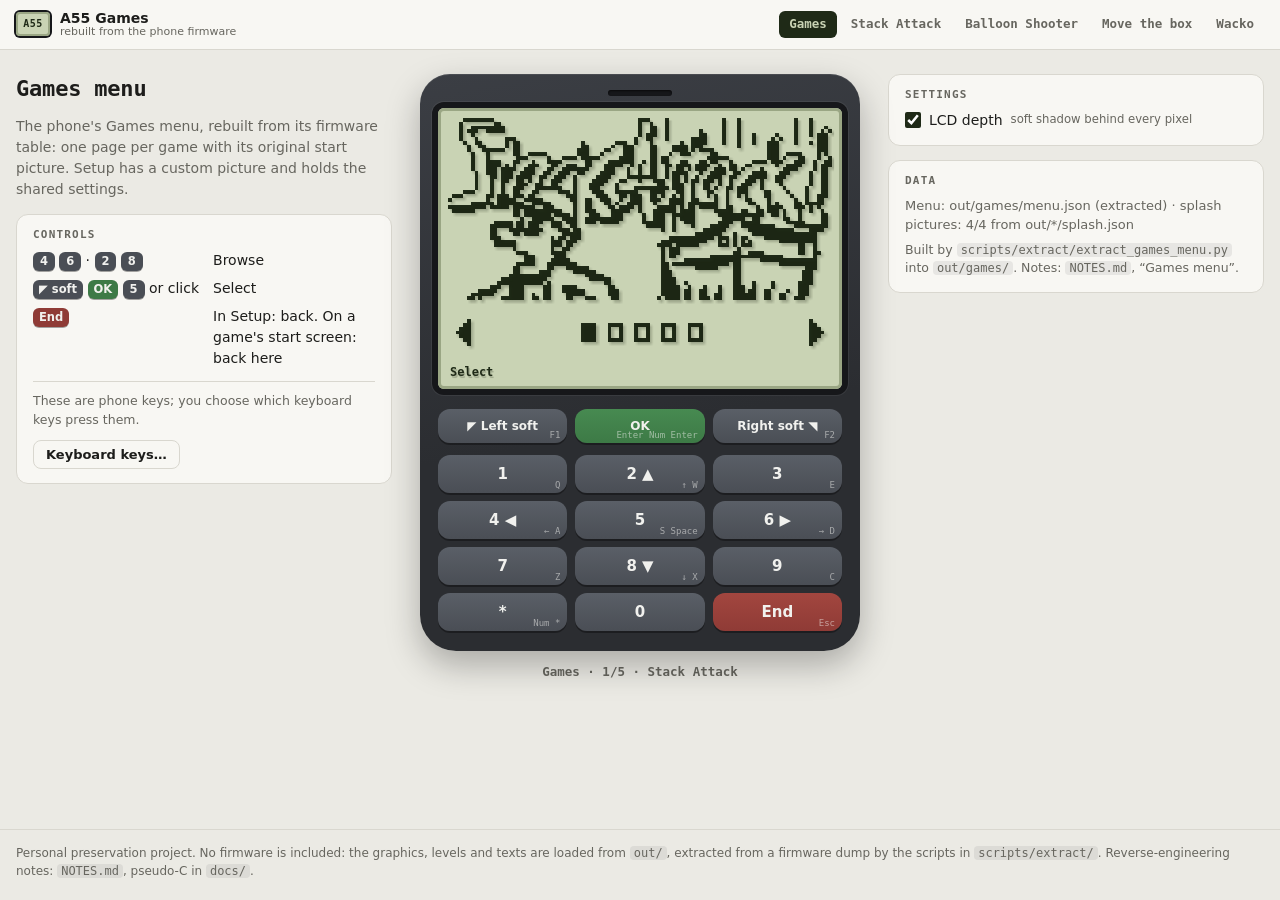
<file: port/games.html>
<!doctype html>
<html lang="en">
<head>
<meta charset="utf-8">
<meta name="viewport" content="width=device-width, initial-scale=1">
<title>Games menu · A55 Games</title>
<link rel="stylesheet" href="shell.css">
<link rel="icon" href="favicon.svg" type="image/svg+xml">
</head>
<body>
<header class="site" id="site"></header>
<main class="layout">
  <section class="device" aria-label="Phone">
    <div class="phone">
      <div class="earpiece" aria-hidden="true"></div>
      <div class="lcd">
        <div class="screen">
          <canvas id="lcd" width="101" height="64" aria-label="games menu screen"></canvas>
          <div class="overlay" id="overlay"></div>
        </div>
        <div class="soft"><span id="softL"></span><span id="softR"></span></div>
      </div>
      <div class="keys">
        <div class="row2">
          <button class="softk" data-k="LSK">◤ Left soft</button>
          <button class="softk green" data-k="OK">OK</button>
          <button class="softk" data-k="RSK">Right soft ◥</button>
        </div>
        <button data-k="1">1</button><button data-k="2">2 ▲</button><button data-k="3">3</button>
        <button data-k="4">4 ◀</button><button data-k="5">5</button><button data-k="6">6 ▶</button>
        <button data-k="7">7</button><button data-k="8">8 ▼</button><button data-k="9">9</button>
        <button data-k="*">*</button><button data-k="0">0</button><button class="red" data-k="RED">End</button>
      </div>
    </div>
    <div class="status" id="status" aria-live="polite"></div>
  </section>
  <aside class="panel panel-l">
    <h1 id="title">Games menu</h1>
    <p class="lede">The phone's Games menu, rebuilt from its firmware table: one page per game with its original start picture. Setup has a custom picture and holds the shared settings.</p>
    <section class="card">
      <h2>Controls</h2>
      <dl class="controls">
          <dt><span class="pk">4</span> <span class="pk">6</span> · <span class="pk">2</span> <span class="pk">8</span></dt><dd>Browse</dd>
          <dt><span class="pk">◤ soft</span> <span class="pk green">OK</span> <span class="pk">5</span> or click</dt><dd>Select</dd>
          <dt><span class="pk red">End</span></dt><dd>In Setup: back. On a game's start screen: back here</dd>
      </dl>
      <div class="controls-foot"><span class="note">These are phone keys; you choose which keyboard keys press them.</span>
        <button class="btn" data-open-keymap>Keyboard keys…</button></div>
    </section>
  </aside>
  <aside class="panel panel-r">
    <section class="card">
      <h2>Settings</h2>
      <div class="settings" id="settings"></div>
    </section>
    <section class="card">
      <h2>Data</h2>
      <p class="data" id="data"></p>
      <p class="note">Built by <code>scripts/extract/extract_games_menu.py</code> into <code>out/games/</code>. Notes: <code>NOTES.md</code>, “Games menu”.</p>
    </section>
  </aside>
</main>
<footer class="site-foot" id="foot"></footer>
<script src="shell.js"></script>
<script src="keys.js"></script>
<script>
'use strict';
/* Menu structure from the firmware (NOTES.md, "Games menu"): header text 0x19F, five 18-byte
   item records at 0xD1A164 in this order, handlers at 0xD1A1BE. Texts and order come from
   out/games/menu.json (scripts/extract/extract_games_menu.py); the fallback below is my own wording.
   Each game page shows that game's own start-screen picture (out/<game>/splash.json) in the same
   place as its start screen (x 0, y 0, 101 wide). The Setup picture is not from the firmware: it is
   drawn below by this page. */
let MENU = { header: 'Games', select: 'Select', back: 'Back', sound: 'Sound',
  items: [{title: 'Crate Stack', port: 'stack.html'}, {title: 'Balloons', port: 'balloon.html'},
          {title: 'Box Pusher', port: 'index.html'}, {title: 'Whack', port: 'wacko.html'}, {title: 'Setup', port: null}] };
const SPLASH_DIR = {'stack.html': 'stack', 'balloon.html': 'balloon', 'index.html': 'mtb', 'wacko.html': 'wacko'};
const SPLASH = {};                                          // port -> {w, h, bits}
const SOUND_KEYS = ['stackport.sound', 'balloonport.sound', 'boxport.sound', 'whackport.sound'];
const ls = {
  get(k, d) { try { const v = localStorage.getItem(k); return v === null ? d : JSON.parse(v); } catch { return d; } },
  set(k, v) { try { localStorage.setItem(k, JSON.stringify(v)); } catch {} },
};
const S = { screen: 'menu', sel: ls.get('gamesmenu.sel', 0), setupSel: 0 };
const cv = document.getElementById('lcd'), cx = cv.getContext('2d'), overlay = document.getElementById('overlay');
const esc = s => String(s).replace(/[&<>"]/g, c => ({'&': '&amp;', '<': '&lt;', '>': '&gt;', '"': '&quot;'}[c]));
function soundOn() { return SOUND_KEYS.every(k => ls.get(k, true)); }
function lcdColors() { const s = getComputedStyle(document.documentElement);
  return {bg: s.getPropertyValue('--lcd').trim(), ink: s.getPropertyValue('--lcd-ink').trim()}; }
function blit(sp, x0, y0) { sp.bits.forEach((row, y) => row.forEach((v, x) => { if (v) cx.fillRect(x0 + x, y0 + y, 1, 1); })); }
function setSoft(l, r) { document.getElementById('softL').textContent = l; document.getElementById('softR').textContent = r; }

/* ---- custom Setup splash (my own art, 101x49, 1 bit): big "SETUP" lettering, a speaker for the
   sound setting and two meshing gears, in the style of the Balloon Shooter title picture ---- */
const SETUP_SPLASH = (() => {
  const W = 101, H = 49, bits = Array.from({length: H}, () => Array(W).fill(0));
  const put = (x, y, v = 1) => { if (x >= 0 && y >= 0 && x < W && y < H) bits[y][x] = v; };
  const GLYPH = {
    S: ['.#####.', '##...##', '##.....', '##.....', '.#####.', '.....##', '.....##', '##...##', '.#####.'],
    E: ['#######', '##.....', '##.....', '##.....', '######.', '##.....', '##.....', '##.....', '#######'],
    T: ['#######', '..###..', '..###..', '..###..', '..###..', '..###..', '..###..', '..###..', '..###..'],
    U: ['##...##', '##...##', '##...##', '##...##', '##...##', '##...##', '##...##', '##...##', '.#####.'],
    P: ['######.', '##...##', '##...##', '##...##', '######.', '##.....', '##.....', '##.....', '##.....'],
  };
  [...'SETUP'].forEach((ch, i) => GLYPH[ch].forEach((row, y) => [...row].forEach((c, x) => {
    if (c === '#') for (let dy = 0; dy < 2; dy++) for (let dx = 0; dx < 2; dx++) put(3 + i * 16 + 2 * x + dx, 1 + 2 * y + dy);
  })));
  const gear = (gx, gy, body, tip, teeth, hole, phase, ring) => {
    for (let y = gy - tip - 1; y <= gy + tip + 1; y++) for (let x = gx - tip - 1; x <= gx + tip + 1; x++) {
      const dx = x - gx, dy = y - gy, r = Math.hypot(dx, dy), a = Math.atan2(dy, dx);
      const outer = Math.cos(teeth * a + phase) > 0.25 ? tip : body;
      if (r <= outer + 0.3 && r > hole) put(x, y);
      if (ring && r > hole + 2 && r <= hole + 3.2) put(x, y, 0);  // light ring around the hub
    }
  };
  gear(81, 33, 11, 15, 8, 3.2, 0, true);
  gear(61, 42, 6, 9, 6, 2.2, Math.PI / 6, false);
  for (let y = 31; y <= 38; y++) for (let x = 5; x <= 10; x++) put(x, y);           // speaker box
  for (let x = 11; x <= 19; x++) {                                                   // speaker cone
    const h = 4 + Math.round((x - 11) * 6 / 8);
    for (let y = 34 - h; y <= 35 + h; y++) put(x, y);
  }
  for (const rad of [5, 9, 13]) for (let y = 20; y < H; y++) for (let x = 20; x < 40; x++) {   // sound waves
    const dx = x - 20, dy = y - 34.5, r = Math.hypot(dx, dy);
    if (Math.abs(r - rad) < 1.0 && Math.abs(Math.atan2(dy, dx)) < 0.85) put(x, y);
  }
  return {w: W, h: H, bits};
})();

/* bottom strip (y 50..63, below the 101x49 picture, as on the start screens): arrows + page dots */
function drawStrip(i, n) {
  const y = 56;
  for (let k = 0; k < 4; k++) { cx.fillRect(2 + k, y - k, 1, 2 * k + 1); cx.fillRect(98 - k, y - k, 1, 2 * k + 1); }
  const x0 = Math.round(50.5 - (n * 7 - 3) / 2);
  for (let j = 0; j < n; j++) {
    const x = x0 + j * 7;
    if (j === i) cx.fillRect(x, y - 2, 4, 5);
    else { cx.fillRect(x, y - 2, 4, 1); cx.fillRect(x, y + 2, 4, 1); cx.fillRect(x, y - 2, 1, 5); cx.fillRect(x + 3, y - 2, 1, 5); }
  }
}

function render() {
  const {bg, ink} = lcdColors();
  cx.fillStyle = bg; cx.fillRect(0, 0, 101, 64); cx.fillStyle = ink;
  overlay.classList.remove('on'); overlay.innerHTML = '';
  const it = MENU.items[S.sel];
  if (S.screen === 'menu') {
    const pic = it.port ? SPLASH[it.port] : SETUP_SPLASH;
    if (pic) { blit(pic, 0, 0); drawStrip(S.sel, MENU.items.length); }
    else { overlay.innerHTML = `<div class="hdr">${esc(MENU.header)}</div><div class="body">${esc(it.title)}</div>`; overlay.classList.add('on'); }
    setSoft(MENU.select, '');
    document.getElementById('status').textContent = `${MENU.header} · ${S.sel + 1}/${MENU.items.length} · ${it.title}`;
  } else {                                                  // Setup list (contents approximated, see NOTES.md)
    const rows = [`${MENU.sound}: ${soundOn() ? 'on' : 'off'}`, `LCD depth: ${window.LcdDepth?.get() ? 'on' : 'off'}`, 'Keyboard keys…'];
    overlay.innerHTML = `<div class="hdr">${esc(it.title)}</div><ul class="menu body">` +
      rows.map((t, i) => `<li data-i="${i}" class="${i === S.setupSel ? 'sel' : ''}">${esc(t)}</li>`).join('') + '</ul>';
    overlay.classList.add('on'); setSoft(MENU.select, MENU.back);
    overlay.querySelectorAll('li[data-i]').forEach(li => li.addEventListener('click', () => { S.setupSel = +li.dataset.i; press('OK'); }));
    document.getElementById('status').textContent = `${it.title} · applies to all four games`;
  }
}
function open() {
  ls.set('gamesmenu.sel', S.sel);
  const it = MENU.items[S.sel];
  if (it.port) location.href = it.port + '?from=games';
  else { S.screen = 'setup'; S.setupSel = 0; render(); }
}
function press(k) {
  if (S.screen === 'menu') {
    const n = MENU.items.length;
    if (k === '4' || k === '2') S.sel = (S.sel + n - 1) % n;
    else if (k === '6' || k === '8') S.sel = (S.sel + 1) % n;
    else if (k === 'LSK' || k === 'OK' || k === '5') { open(); return; }
    ls.set('gamesmenu.sel', S.sel);
    render(); return;
  }
  if (k === '2') S.setupSel = (S.setupSel + 2) % 3;
  else if (k === '8') S.setupSel = (S.setupSel + 1) % 3;
  else if (k === 'OK' || k === 'LSK' || k === '5') {
    if (S.setupSel === 0) { const v = !soundOn(); SOUND_KEYS.forEach(key => ls.set(key, v)); }
    else if (S.setupSel === 1) window.LcdDepth?.toggle();
    else { PhoneKeys.open(); return; }            // the global keyboard mapping (port/keys.js)
  }
  else if (k === 'RSK' || k === 'RED') S.screen = 'menu';
  render();
}
document.querySelectorAll('[data-k]').forEach(b => b.addEventListener('click', () => press(b.dataset.k)));
cv.addEventListener('click', () => { if (S.screen === 'menu') open(); });
addEventListener('lcddepthchange', () => { if (S.screen === 'setup') render(); });   // checkbox under the phone
// keyboard -> phone keys: port/keys.js (one mapping shared by every page)
PhoneKeys.listen({down: k => press(k)});
(async () => {
  const data = document.getElementById('data');
  try {
    const m = await fetch(new URL('../out/games/menu.json', location.href)).then(r => r.json());
    if (m?.items?.length) { MENU = Object.assign({}, MENU, m); data.textContent = 'Menu: out/games/menu.json (extracted)'; }
  } catch { data.textContent = 'Menu: built-in fallback (run scripts/extract/extract_games_menu.py)'; }
  S.sel = Math.min(Math.max(0, S.sel), MENU.items.length - 1);
  render();
  let found = 0;
  await Promise.all(MENU.items.filter(it => it.port).map(async it => {
    try {
      const s = await fetch(new URL(`../out/${SPLASH_DIR[it.port]}/splash.json`, location.href)).then(r => r.json());
      if (s?.bits?.length) { SPLASH[it.port] = s; found++; }
    } catch {}
  }));
  data.textContent += ` · splash pictures: ${found}/4 from out/*/splash.json` + (found < 4 ? ' (run the extractors for the rest)' : '');
  render();
})();
</script>
<script src="lcd-depth.js"></script>
</body>
</html>
</file>
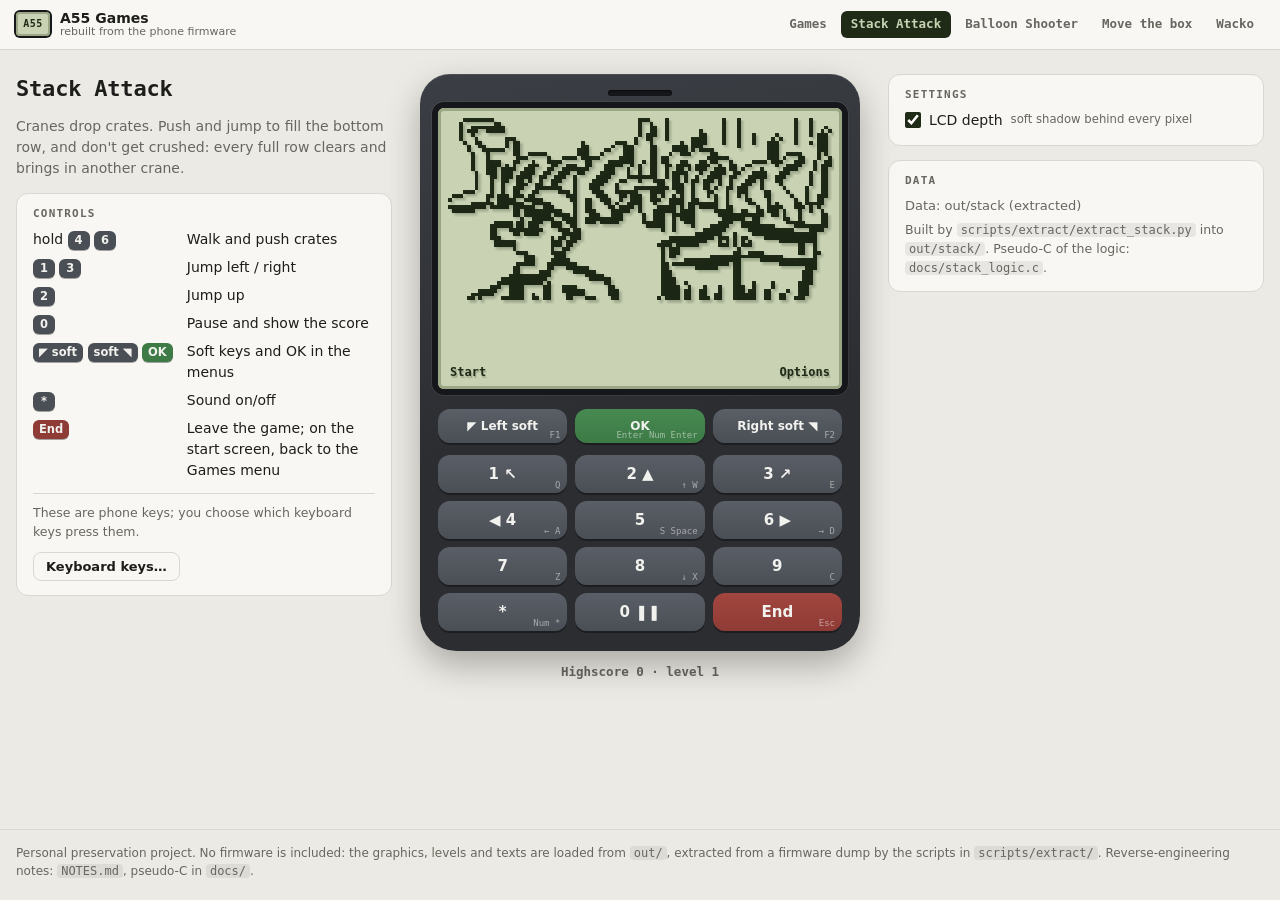
<file: port/stack.html>
<!doctype html>
<html lang="en">
<head>
<meta charset="utf-8">
<meta name="viewport" content="width=device-width, initial-scale=1">
<title>Crate Stack · A55 Games</title>
<link rel="stylesheet" href="shell.css">
<link rel="icon" href="favicon.svg" type="image/svg+xml">
<style>
  .overlay.box { background: transparent; }
  .scorebox { background: var(--lcd); border: 2px solid var(--lcd-ink); box-shadow: 3px 3px 0 var(--lcd-ink); padding: 2px 10px; }
  .scorebox.blink { animation: blink .5s steps(2) infinite; }
  @keyframes blink { 50% { visibility: hidden; } }
</style>
</head>
<body>
<header class="site" id="site"></header>
<main class="layout">
  <section class="device" aria-label="Phone">
    <div class="phone">
      <div class="earpiece" aria-hidden="true"></div>
      <div class="lcd">
        <div class="screen">
          <canvas id="lcd" width="101" height="64" aria-label="game screen"></canvas>
          <div class="overlay" id="overlay"></div>
        </div>
        <div class="soft"><span id="softL"></span><span id="softR"></span></div>
      </div>
      <div class="keys">
        <div class="row2">
          <button class="softk" data-k="LSK">◤ Left soft</button>
          <button class="softk green" data-k="OK">OK</button>
          <button class="softk" data-k="RSK">Right soft ◥</button>
        </div>
        <button data-k="1">1 ↖</button><button data-k="2">2 ▲</button><button data-k="3">3 ↗</button>
        <button data-k="4">◀ 4</button><button data-k="5">5</button><button data-k="6">6 ▶</button>
        <button data-k="7">7</button><button data-k="8">8</button><button data-k="9">9</button>
        <button data-k="*">*</button><button data-k="0">0 ❚❚</button><button class="red" data-k="RED">End</button>
      </div>
    </div>
    <div class="status" id="status" aria-live="polite"></div>
  </section>
  <aside class="panel panel-l">
    <h1 id="title">Crate Stack</h1>
    <p class="lede">Cranes drop crates. Push and jump to fill the bottom row, and don't get crushed: every full row clears and brings in another crane.</p>
    <section class="card">
      <h2>Controls</h2>
      <dl class="controls">
          <dt>hold <span class="pk">4</span> <span class="pk">6</span></dt><dd>Walk and push crates</dd>
          <dt><span class="pk">1</span> <span class="pk">3</span></dt><dd>Jump left / right</dd>
          <dt><span class="pk">2</span></dt><dd>Jump up</dd>
          <dt><span class="pk">0</span></dt><dd>Pause and show the score</dd>
          <dt><span class="pk">◤ soft</span> <span class="pk">soft ◥</span> <span class="pk green">OK</span></dt><dd>Soft keys and OK in the menus</dd>
          <dt><span class="pk">*</span></dt><dd>Sound on/off</dd>
          <dt><span class="pk red">End</span></dt><dd>Leave the game; on the start screen, back to the Games menu</dd>
      </dl>
      <div class="controls-foot"><span class="note">These are phone keys; you choose which keyboard keys press them.</span>
        <button class="btn" data-open-keymap>Keyboard keys…</button></div>
    </section>
  </aside>
  <aside class="panel panel-r">
    <section class="card">
      <h2>Settings</h2>
      <div class="settings" id="settings"></div>
    </section>
    <section class="card">
      <h2>Data</h2>
      <p class="data" id="data"></p>
      <p class="note">Built by <code>scripts/extract/extract_stack.py</code> into <code>out/stack/</code>. Pseudo-C of the logic: <code>docs/stack_logic.c</code>.</p>
    </section>
  </aside>
</main>
<footer class="site-foot" id="foot"></footer>
<script src="shell.js"></script>
<script src="keys.js"></script>
<script>
'use strict';
/* ---------------------------------------------------------------------------------------------
 * Literal translation of the decompiled firmware (NOTES.md, "Stack Attack"; docs/stack_logic.c):
 * FUN_caebae step, FUN_cada5e walk/push, FUN_cad29e jump, FUN_cad1fc jump-up check,
 * FUN_cad68c player physics, FUN_cad8b6 crate physics, FUN_caccf0 line clear, FUN_cacdbe cranes,
 * FUN_cae618 drop-on-head check, FUN_cae052 initial board, FUN_cae9b2 keys, FUN_caf298 tick.
 * The 12x6 grid is kept as the firmware's flat byte array: cell (c,r) at c*24 + r*4,
 * bytes {type, x offset, y offset, -}; type 1 = player (bottom half), 2..9 crates, 10..13 breaking.
 * ------------------------------------------------------------------------------------------- */
const TICK_MS = 125;
let TXT = { title: 'Crates', start: 'Start', options: 'Options', menu: ['Start', 'Level', 'Highscore', 'Instructions'],
  points: '%d points', back: 'Back',
  instructions: ['Fill complete rows at\nthe bottom. 4/6 walk\nand push, 1/2/3 jump.\nJumping into a falling\ncrate breaks it.\n0 pauses and shows\nthe score.'] };
let D = null, SPLASH = null;
const store = {
  get(k, d) { try { const v = localStorage.getItem('stackport.' + k); return v === null ? d : JSON.parse(v); } catch { return d; } },
  set(k, v) { try { localStorage.setItem('stackport.' + k, JSON.stringify(v)); } catch {} },
};
const rand = n => Math.floor(Math.random() * n);          // FUN_ca3d32: 0..n-1

/* ---- grid memory ------------------------------------------------------------------------------ */
const g = new Int8Array(0x120);
const R = o => (o >= 0 && o < 0x120) ? g[o] : 0;
const W = (o, v) => { if (o >= 0 && o < 0x120) g[o] = v; };
const at = (c, r) => c * 24 + r * 4;

const S = { c: 0, r: 0, a0: 0, a1: 1, a2: 1, a3: 0, a4: 1, score: 0, a8: 5, paused: false, over: false,
            f6: 0, anim: 1, counter: 0, newRecord: false, held: false, cranes: [] };
const G = { screen: 'start', sel: 0, text: '', textTitle: '', levelEntry: '', sound: true, handle: null, msg: '', msgUntil: 0 };

/* ---- sounds / vibration (approximate tones; ids from the firmware) ------------------------- */
let actx = null;
const FREQ = {0x56: 180, 0x57: 300, 0x58: 900, 0x5a: 1200, 0x5b: 500, 0x5f: 700};
function sound(id) {
  if (!G.sound || !FREQ[id] || id === 0x57) return;        // 0x57 (landing) plays very often; kept silent here
  try {
    actx = actx || new (window.AudioContext || window.webkitAudioContext)();
    const o = actx.createOscillator(), gn = actx.createGain();
    o.type = 'square'; o.frequency.value = FREQ[id]; gn.gain.value = 0.04;
    o.connect(gn).connect(actx.destination); o.start(); o.stop(actx.currentTime + (id === 0x56 ? 0.4 : 0.06));
  } catch {}
}
function vibrate() { try { navigator.vibrate?.(40); } catch {} }

/* ---- start: FUN_cae73a + FUN_cae052 --------------------------------------------------------- */
function startGame() {
  if (!D) return;
  g.fill(0);
  let mask = 0xFF;
  for (let i = 0; i < 100; i++) {
    const a = 1 << rand(12), b = 1 << rand(12);
    const na = (mask & a) ? b : 0, nb = (mask & b) ? a : 0;
    mask = (mask & ~(a | b)) | na | nb;
  }
  for (let c = 0; c < 12; c++) { if (mask & 1) W(at(c, 0), rand(8) + 2); mask >>= 1; }
  mask = 0xF;
  for (let i = 0; i < 50; i++) {
    const a = 1 << rand(8), b = 1 << rand(8);
    const na = (mask & a) ? b : 0, nb = (mask & b) ? a : 0;
    mask = (mask & ~(a | b)) | na | nb;
  }
  for (let c = 0; c < 12; c++) if (R(at(c, 0)) !== 0) { if (mask & 1) W(at(c, 1), rand(8) + 2); mask >>= 1; }
  let c = 0; while (c < 12 && R(at(c, 1)) === 0) c++;      // first 2-high stack
  Object.assign(S, { c, r: 2, a0: 0, a1: 1, a2: 1, a3: 0, score: 0, a8: 5, paused: false, over: false,
                     f6: 0, anim: 1, counter: 0, newRecord: false, held: false });
  W(at(S.c, S.r), 1);
  S.a4 = Math.min(3, Math.max(1, store.get('level', 1)));
  S.cranes = Array.from({length: 12}, () => ({dir: 0, type: 0, has: 0, pos: 0, target: 0, wait: 2}));
  G.screen = 'game';
  setSoft('', '');
  clearTimeout(G.handle); G.handle = setTimeout(tick, TICK_MS);
  step();
}

/* ---- tick: FUN_caf298 ----------------------------------------------------------------------- */
function tick() {
  if (G.screen !== 'game') return;
  S.counter = (S.counter + 1) % 65000;
  if (!S.paused) step();
  else { prepare(); redrawLast(); hourglass(44, 12, (S.counter & 7) >> 1); scoreBox(37, true); }
  status();
  G.handle = setTimeout(tick, TICK_MS);
}

/* ---- step: FUN_caebae ------------------------------------------------------------------------ */
function step() {
  if (!S.over) {
    if (S.a3 < 1) {
      if (S.a2 === 2) {                                     // crushed: game over
        const high = store.get('high', 0);
        S.newRecord = S.score > high; if (S.newRecord) store.set('high', S.score);
        S.over = true; S.a8 = 0; S.a2 = 0;
        return;
      }
      if (S.a8 < 5) action(S.a8);
    }
    if (S.a1 !== S.a2) {
      S.f6 = 0; S.anim = S.a2;
      if (S.a2 === 2) {
        if (S.r < 1 || R(at(S.c, S.r) - 4) !== 0 || S.a1 === 0) { S.a3 = 0; sound(0x56); } else sound(0x5f);
      }
      S.a1 = S.a2;
    }
  } else { if (S.a3 > 3) S.a3 = 0; S.f6 = S.a3 + 3; }
  prepare();
  cranes();
  scenery();
  const A = D.anims[S.anim] || D.anims[1];
  if (S.f6 < A.length - 1) S.f6++; else { S.f6 = 0; if (S.a1 === 1) S.a0 = S.a0 === 0 ? 1 : 0; }
  if (!S.over && S.a1 === 2 && R(at(S.c, S.r) - 4) === 0 && S.r !== 0) { S.f6 = 0; S.a2 = 4; }
  const po = at(S.c, S.r);
  sprite(A[Math.min(S.f6, A.length - 1)], R(po + 1) + S.c * 8 + 4, 45 - (S.r * 8 + R(po + 2) + 1), S.a0 > 0);
  for (let c = 0; c < 12; c++) for (let r = 0; r < 6; r++) {
    const o = at(c, r);
    drawCell(R(o + 1) + c * 8, r * 8 + R(o + 2), R(o));
    const t = R(o);
    if (t !== 0) {
      if (t === 1) playerPhys(c, r);
      else if (t === 10) W(o, 11); else if (t === 11) W(o, 12); else if (t === 12) W(o, 13); else if (t === 13) W(o, 0);
      else cratePhys(c, r);
    }
    lineCheck();
  }
  if (S.score > 65000) S.score = 65000;
  if (!S.over) {
    if (S.a3 > 0) {
      if (S.a2 !== 1 && S.a3 === 4 && S.a1 === 4 && (R(at(S.c, S.r) - 4) !== 0 || R(at(S.c, S.r) + 4) !== 0)) S.a2 = 0;
      S.a3--;
    }
    overlayOff();
  } else { scoreBox(27, !S.newRecord ? true : null); S.a3++; }
  snapshot();
}

/* ---- action switch (jump table 0xCA7FF4) ------------------------------------------------------ */
function action(k) {
  const o = at(S.c, S.r);
  const walkInstead = () => R(o + 8) !== 0 && R(o + 2) === 0 && R(o + 1) === 0 && (R(o - 4) !== 0 || S.r === 0);
  if (k === 0) { walk(-1); S.a3 = 4; }                    // key 6: right
  else if (k === 2) { walk(1); S.a3 = 4; }                // key 4: left
  else if (k === 1) { if (walkInstead()) walk(-1); else jump(-1); S.a3 = 8; }   // key 3
  else if (k === 3) { if (walkInstead()) walk(1); else jump(1); S.a3 = 8; }     // key 1
  else if (k === 4) { jump(0); S.a3 = 2; }                // key 2
}
/* FUN_cada5e: walk / push. p = -1 right, +1 left (new column = c - p) */
function walk(p) {
  S.a3 = 0; S.a0 = p;
  const c = S.c, r = S.r;
  if ((c !== 0 || S.a8 !== 2) && (c !== 11 || S.a8 !== 0)) {
    if (R(at(c, r) + 1) !== 0) return;
    const n = c - p;
    if (R(at(n, r)) === 0 || c < p || 11 < n) {
      if ((R(at(c, r) - 4) !== 0 || R(at(n, r) - 4) !== 0 || r === 0) && R(at(n, r) + 4) === 0) {
        if (R(at(n, r) + 2) === 0 && p <= c && n < 12) {
          if (r !== 3 && R(at(c, r) + 8) !== 0 && R(at(c, r) + 10) < 4) return;
          if ((R(at(n, r) - 4) === 0 && R(at(n, r) + 8) !== 0 && r !== 4) ||
              (R(at(n, r) - 2) !== 0 && R(at(n, r) + 8) !== 0 && r !== 4)) { S.a2 = 1; return; }
          W(at(n, r), R(at(c, r)));
          W(at(c, r) + 2, 0); W(at(c, r) + 1, 0); W(at(c, r), 0);
          W(at(n, r) + 1, p << 3);
          S.c = n;
          if (r > 0) W(at(S.c, r) + 2, R(at(S.c, r) - 2));
        }
      }
      if (R(at(S.c, S.r) + 1) !== 0) { S.a2 = 0; return; }
    } else {                                               // push the crate in front
      const t = c - 2 * p;
      if (R(at(t, r)) !== 0) return;
      if (R(at(n, r) - 2) !== 0) return;
      if (R(at(n, r) + 4) !== 0) return;
      if (t < 0) return;
      if (10 < n) return;
      if (R(at(n, r) - 4) !== 0 || R(at(n, r) + 8) === 0 || r === 4) {
        for (let f = 0; f < 4; f++) W(at(t, r) + f, R(at(n, r) + f));
        W(at(n, r), R(at(c, r)));
        W(at(c, r), 0); W(at(c, r) + 1, 0); W(at(c, r) + 2, 0);
        W(at(n, r) + 1, p << 3);
        W(at(t, r) + 1, p << 3);
        S.c = n; S.a2 = 3; sound(0x5b);
        return;
      }
    }
  }
  S.a2 = 1;
}
/* FUN_cad29e: jump (p = 0 up, -1 right, +1 left: two columns over and one row up) */
function jump(p) {
  if (p !== 0) S.a0 = p;
  S.a3 = 0;
  const c = S.c, r = S.r;
  if ((c < 2 && S.a8 === 3) || (c > 9 && S.a8 === 1)) { S.a2 = 1; return; }
  if (r > 2) return;
  const o = at(c, r);
  if (p === 0) {
    if (!jumpUpCheck()) return;
    W(o + 4, 1); W(o, 0); W(o + 1, 0); W(o + 2, 0); W(o + 6, -8);
  } else {
    if (R(o + 2) !== 0 || R(o + 1) !== 0 || (R(o - 4) === 0 && r !== 0)) { S.a2 = 1; return; }
    const t = at(c - 2 * p, r), n = at(c - p, r);
    if (R(t) !== 0 && R(t + 12) !== 0) { if (R(t + 14) === 0) return; if (R(t + 14) === 2) return; }
    if (R(t) !== 0 && R(n + 12) !== 0) { if (R(n + 14) === 0) return; if (R(n + 14) === 2) return; }
    if (R(n) !== 0 || R(t + 4) !== 0 || R(t + 8) !== 0 || R(n + 8) !== 0 || R(n + 4) !== 0) return;
    W(t + 4, 1); W(o, 0); W(o + 1, 0); W(o + 2, 0); W(t + 6, -8); W(t + 5, p << 4);
    S.c = c - 2 * p;
  }
  S.r = r + 1; S.a2 = 4; sound(0x58);
}
/* FUN_cad1fc: may jump straight up? a falling crate right above the head is broken */
function jumpUpCheck() {
  const o = at(S.c, S.r);
  if (R(o + 2) !== 0) return false;
  if (R(o + 8) === 0) { if (S.r !== 0 && R(o - 4) === 0) return false; }
  else { if (R(o + 10) < 2) return false; W(o + 8, 10); sound(0x5f); vibrate(); }
  return true;
}
/* FUN_cad68c: player physics */
function playerPhys(c, r) {
  const o = at(c, r);
  if (R(o + 2) === 0) {
    if (R(o - 4) === 0 && r !== 0) {
      if (S.a2 === 2) { S.a2 = 4; sound(0x5f); }
      W(o - 4, R(o)); W(o - 2, 8); W(o - 3, R(o + 1)); W(o + 1, 0); W(o + 2, 0); W(o, 0); S.r--;
    }
  } else {
    const y = R(o + 2);
    if (y < 1) W(o + 2, y + 2);
    else {
      const x1 = R(o + 1);
      if (x1 === 0) { W(o + 2, y - 2); S.a2 = 4; }
      else if (x1 < 0) { if (R(o - 24) === 0 && c !== 0) W(o + 2, y - 2); }
      else { if (R(o + 24) === 0 && c < 12) W(o + 2, y - 2); }
    }
    if (R(o + 2) === 0 && R(o + 1) === 0 && (r === 0 || R(o - 4) !== 0 || S.c === 0)) {
      if (S.a2 !== 2) S.a2 = 1;
      sound(0x57);
    }
  }
  const x1 = R(o + 1);
  if (x1 !== 0) { W(o + 1, x1 < 0 ? x1 + 2 : x1 - 2); if (R(o + 1) === 0 && S.a2 !== 2) S.a2 = 1; }
}
/* FUN_cad8b6: crate physics (falls 2 px per tick; crushes the player below) */
function cratePhys(c, r) {
  const o = at(c, r);
  if (R(o + 2) === 0) {
    if (r > 1 && (R(o - 8) === 1 || R(o - 4) === 1 ||
        (c < 12 && ((c !== 0 && R(o - 32) === 1 && R(o - 31) > 0) || (c !== 11 && R(o + 16) === 1 && R(o + 17) < 0))))) {
      S.a2 = 2; S.a3 = 10; W(o, 10); vibrate();
    }
    if (r !== 0 && R(o - 4) === 0 && R(o + 1) === 0) {
      W(o - 4, R(o)); W(o - 2, 8); W(o + 1, 0); W(o + 2, 0); W(o, 0);
    }
  } else W(o + 2, R(o + 2) - 2);
  const x1 = R(o + 1);
  if (x1 !== 0) W(o + 1, x1 < 0 ? x1 + 2 : x1 - 2);
}
/* FUN_caccf0: full bottom row -> clear, score += cranes*10, one more crane */
function lineCheck() {
  for (let c = 0; c < 12; c++) { const o = at(c, 0), t = R(o); if (R(o + 2) !== 0 || t === 0 || t === 1 || t > 9) return; }
  if (!S.over) { S.score += S.cranes.filter(k => k.dir !== 0).length * 10; S.a4++; }
  vibrate(); sound(0x5a);
  for (let c = 0; c < 12; c++) W(at(c, 0), 10);
}
/* FUN_cae618: would a crate dropped at (col,row) land on the player's head? */
function onHead(col, row) {
  if (col < 0 || col > 11 || row < 2 || row > 7) return false;
  const o = at(col, row);
  if (R(o - 8) === 1) return true;
  return col > 0 && col < 11 && ((R(o - 32) === 1 && R(o - 31) > 0) || (R(o + 16) === 1 && R(o + 17) < 0));
}
/* FUN_cacdbe: cranes */
function cranes() {
  if (!S.over) {
    let n = 0;
    for (const k of S.cranes) if (k.dir !== 0) { n++; if (k.pos < 21) n = S.a4 + 1; }
    if (n < S.a4) {
      let j = 0; for (let i = 0; i < 12; i++) if (S.cranes[i].dir === 0) { j = i; break; }
      const k = S.cranes[j];
      k.dir = rand(12) < 7 ? 1 : -1; k.wait = 2; k.type = rand(7) + 2; k.has = 1; k.target = rand(12); k.pos = 0;
    }
  }
  const drop = k => {
    if (!S.over) S.score += 2;
    const o = at(k.target, 5);
    if (onHead(k.target, 5)) { S.a2 = 2; S.a3 = 10; W(o, 10); } else W(o, k.type);
    W(o + 2, 0); k.has = 0; k.type = 0;
  };
  const advance = k => { if (k.pos < 112) k.pos += 2; else Object.assign(k, {dir: 0, pos: 0, has: 0, type: 0, target: 0}); };
  for (const k of S.cranes) {
    if (k.dir < 0) { if (k.target * 8 === 100 - k.pos && R(at(k.target, 4)) === 0) drop(k); advance(k); }
    if (k.dir > 0) { if (k.target * 8 === k.pos - 12 && R(at(k.target, 4)) === 0) drop(k); advance(k); }
  }
}

/* ---- drawing ---------------------------------------------------------------------------------- */
const cv = document.getElementById('lcd'), cx = cv.getContext('2d');
const overlay = document.getElementById('overlay');
let C = null, last = null;
function prepare() { const s = getComputedStyle(document.documentElement);
  C = {bg: s.getPropertyValue('--lcd').trim(), ink: s.getPropertyValue('--lcd-ink').trim()};
  cx.fillStyle = C.bg; cx.fillRect(0, 0, 101, 64); }
function px(x, y, on) { if (x < 0 || y < 0 || x > 100 || y > 63) return; cx.fillStyle = on ? C.ink : C.bg; cx.fillRect(x, y, 1, 1); }
function sprite(f, l, t, mirror) {
  if (!f) return;
  for (let y = 0; y < f.h; y++) for (let x = 0; x < f.w; x++) {
    const sx = mirror ? f.w - 1 - x : x, b = f.bits[y][sx], m = f.mask ? f.mask[y][sx] : 0;
    if (m && !b) continue; px(l + x, t + y, b);
  }
}
function orTile(f, l, t) { for (let y = 0; y < f.h; y++) for (let x = 0; x < f.w; x++) if (f.bits[y][x]) px(l + x, t + y, true); }
function drawCell(x, y, t) {                                // FUN_cae1ce
  if (t <= 1) return;
  x = Math.max(0, Math.min(101, x)); y = Math.min(80, y);
  const b = D.cells[t]; if (!b) return;
  sprite({w: 8, h: 8, bits: b}, x + 4, 52 - y);
}
function scenery() {                                        // FUN_cae268
  for (let x = 0; x < 101; x += 24) orTile(D.sky, x, 0);
  for (let x = 0; x < 101; x += 8) orTile(D.rail, x, 2);
  for (let x = 0; x < 101; x += 4) orTile(D.ground, x, 60);
  for (const k of S.cranes) {
    if (k.dir > 0) {
      if (!k.has && k.wait) k.wait--; else if (k.type) sprite({w: 8, h: 8, bits: D.cells[k.type]}, k.pos - 11, 11);
      sprite(D.crane[k.has ? 0 : 1], k.pos - 15, 1);
    }
    if (k.dir < 0) {
      if (!k.has && k.wait) k.wait--; else if (k.type) sprite({w: 8, h: 8, bits: D.cells[k.type]}, 105 - k.pos, 11);
      sprite(D.crane[k.has ? 0 : 1], 101 - k.pos, 1);
    }
  }
  for (let y = 0; y < 64; y += 4) orTile(D.wall, 0, y);
}
function hourglass(x, y, blink) {
  sprite(D.pause, x, y);
  for (let i = 0; i < 2; i++) { const [dx, dy] = D.pause_dots[(blink & 1) * 2 + i]; px(x + dx, y + dy, true); }
}
function snapshot() { last = cx.getImageData(0, 0, 101, 64); }
function redrawLast() { if (last) cx.putImageData(last, 0, 0); }
function overlayOff() { overlay.className = 'overlay'; overlay.innerHTML = ''; }
function scoreBox(y, steady) {
  overlay.className = 'overlay on box';
  overlay.style.justifyContent = y > 32 ? 'flex-end' : 'center';
  overlay.innerHTML = `<span class="scorebox${steady ? '' : ' blink'}">${esc(fmt(TXT.points, S.score))}</span>`;
}
function status() {
  document.getElementById('status').textContent = G.screen === 'game'
    ? `cranes ${S.a4} · score ${S.score}${S.paused ? ' · paused' : ''}${S.over ? ' · game over' : ''} · sound ${G.sound ? 'on' : 'off'}`
    : `Highscore ${store.get('high', 0)} · level ${store.get('level', 1)}`;
}
const esc = s => String(s).replace(/[&<>"]/g, c => ({'&': '&amp;', '<': '&lt;', '>': '&gt;', '"': '&quot;'}[c]));
const fmt = (s, ...v) => { let i = 0; return s.replace(/%d/g, () => String(v[i++] ?? '')); };
function setSoft(l, r) { document.getElementById('softL').textContent = l; document.getElementById('softR').textContent = r;
  queueMicrotask(() => overlay.querySelector('li.sel')?.scrollIntoView({block: 'nearest'})); }

function renderMenu() {
  prepare(); overlay.style.justifyContent = '';
  const show = html => { overlay.className = 'overlay on'; overlay.innerHTML = html; };
  if (G.screen === 'start') {
    overlayOff();
    if (SPLASH) sprite(SPLASH, 0, 0); else show(`<div class="hdr">${esc(TXT.title)}</div><div class="body">${esc(TXT.title)}</div>`);
    setSoft(TXT.start, TXT.options);
  } else if (G.screen === 'options') {
    show(`<div class="hdr">${esc(TXT.options)}</div><ul class="menu body">` +
      TXT.menu.map((t, i) => `<li class="${i === G.sel ? 'sel' : ''}">${esc(t)}</li>`).join('') + '</ul>');
    setSoft('OK', TXT.back);
  } else if (G.screen === 'level') {
    show(`<div class="hdr">${esc(TXT.menu[1])}</div><div class="body">1 – 3<br><span class="field">${G.levelEntry || '&nbsp;'}</span></div>`);
    setSoft('OK', G.levelEntry ? 'Clear' : TXT.back);
  } else if (G.screen === 'text') {
    show(`<div class="hdr">${esc(G.textTitle)}</div><div class="body">${esc(G.text)}</div>`);
    setSoft('', TXT.back);
  }
  status();
}

/* ---- input: FUN_cae9b2 ------------------------------------------------------------------------ */
const DIR = {'4': 2, '6': 0, '1': 3, '2': 4, '3': 1};
function exitGame() {
  clearTimeout(G.handle);
  if (S.score > store.get('high', 0)) store.set('high', S.score);
  G.screen = 'start'; overlayOff(); renderMenu();
}
function press(k) {
  if (G.screen === 'start') {
    if (k === 'LSK' || k === 'OK') startGame();
    else if (k === 'RSK') { G.screen = 'options'; G.sel = 0; renderMenu(); }
    else if (k === 'RED') location.href = 'games.html';                   // End: back to the Games menu (port/games.html)
    return;
  }
  if (G.screen === 'options') {
    if (k === '2') G.sel = (G.sel + 3) % 4;
    else if (k === '8') G.sel = (G.sel + 1) % 4;
    else if (k === 'RSK' || k === 'RED') G.screen = 'start';
    else if (k === 'OK' || k === 'LSK' || k === '5') {
      if (G.sel === 0) { startGame(); return; }
      if (G.sel === 1) { G.screen = 'level'; G.levelEntry = ''; }
      if (G.sel === 2) { G.screen = 'text'; G.textTitle = TXT.menu[2]; G.text = fmt(TXT.points, store.get('high', 0)); }
      if (G.sel === 3) { G.screen = 'text'; G.textTitle = TXT.menu[3]; G.text = TXT.instructions.join('\n\n'); }
    }
    renderMenu(); return;
  }
  if (G.screen === 'level') {                               // starting number of cranes 1..3 (number entry, likely)
    if (/^[1-3]$/.test(k)) G.levelEntry = k;
    else if (k === 'OK' || k === 'LSK') { if (G.levelEntry) store.set('level', +G.levelEntry); G.screen = 'options'; }
    else if (k === 'RSK') { if (G.levelEntry) G.levelEntry = ''; else G.screen = 'options'; }
    else if (k === 'RED') G.screen = 'options';
    renderMenu(); return;
  }
  if (G.screen === 'text') {
    if (k === '2' || k === '8') overlay.scrollBy(0, (k === '8' ? 1 : -1) * overlay.clientHeight / 3);
    else if (['RSK', 'RED', 'OK', 'LSK'].includes(k)) { G.screen = 'options'; renderMenu(); }
    return;
  }
  if (G.screen !== 'game') return;
  if (S.over) { if (k === 'RED' || k === 'RSK') exitGame(); return; }
  if (S.paused && !S.held) { S.paused = false; S.held = true; overlayOff(); return; }   // any key resumes
  if (k === 'RED') { exitGame(); return; }
  if (k === '0') { if (!S.held) { S.paused = true; S.held = true; step(); } return; }
  if (k === '*') { G.sound = !G.sound; store.set('sound', G.sound); S.held = true; return; }
  if (k in DIR) { S.a8 = DIR[k]; return; }
  S.held = true;
}
function release() { if (G.screen === 'game' && !S.over) { S.a8 = 5; S.held = false; } }
// keyboard -> phone keys: port/keys.js (one mapping shared by every page)
PhoneKeys.listen({down: (k, e) => { if (!e.repeat) press(k); }, up: () => release()});
document.querySelectorAll('[data-k]').forEach(b => {
  b.addEventListener('pointerdown', e => { e.preventDefault(); press(b.dataset.k); });
  b.addEventListener('pointerup', release); b.addEventListener('pointerleave', release);
});

(async () => {
  G.sound = store.get('sound', true);
  const base = new URL('../out/stack/', location.href);
  try {
    D = await fetch(new URL('data.json', base)).then(r => r.json());
    try { TXT = Object.assign({}, TXT, await fetch(new URL('texts.json', base)).then(r => r.json())); } catch {}
    try { const s = await fetch(new URL('splash.json', base)).then(r => r.json()); if (s?.bits?.length) SPLASH = s; } catch {}
    document.getElementById('data').textContent = 'Data: out/stack (extracted)';
  } catch {
    document.getElementById('data').textContent = 'No extracted data found: run scripts/extract/extract_stack.py first (this game has no placeholder art).';
  }
  renderMenu();
})();
</script>
<script src="lcd-depth.js"></script>
</body>
</html>
</file>
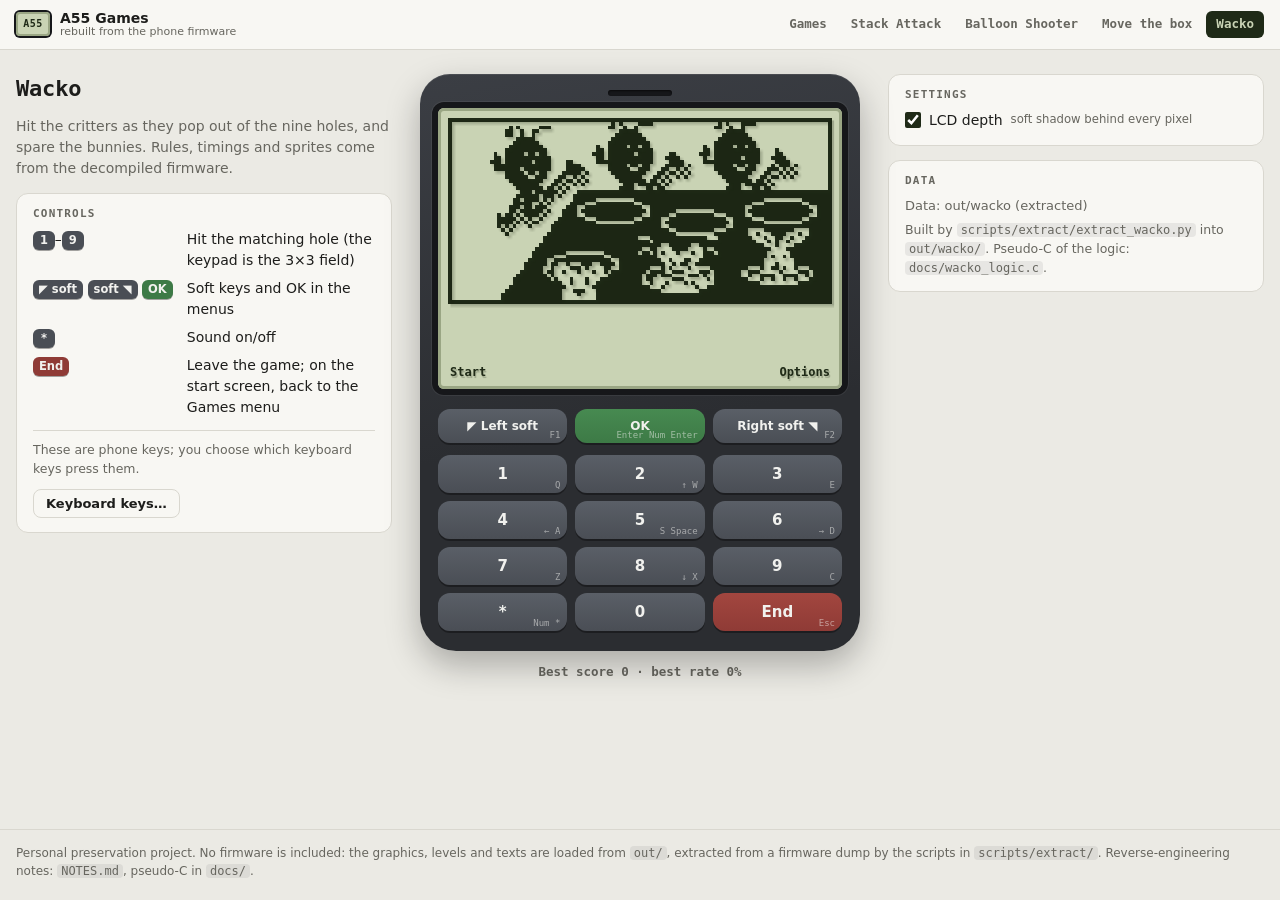
<file: port/wacko.html>
<!doctype html>
<html lang="en">
<head>
<meta charset="utf-8">
<meta name="viewport" content="width=device-width, initial-scale=1">
<title>Whack · A55 Games</title>
<link rel="stylesheet" href="shell.css">
<link rel="icon" href="favicon.svg" type="image/svg+xml">
</head>
<body>
<header class="site" id="site"></header>
<main class="layout">
  <section class="device" aria-label="Phone">
    <div class="phone">
      <div class="earpiece" aria-hidden="true"></div>
      <div class="lcd">
        <div class="screen">
          <canvas id="lcd" width="101" height="64" aria-label="game screen"></canvas>
          <div class="overlay" id="overlay"></div>
        </div>
        <div class="soft"><span id="softL"></span><span id="softR"></span></div>
      </div>
      <div class="keys">
        <div class="row2">
          <button class="softk" data-k="LSK">◤ Left soft</button>
          <button class="softk green" data-k="OK">OK</button>
          <button class="softk" data-k="RSK">Right soft ◥</button>
        </div>
        <button data-k="1">1</button><button data-k="2">2</button><button data-k="3">3</button>
        <button data-k="4">4</button><button data-k="5">5</button><button data-k="6">6</button>
        <button data-k="7">7</button><button data-k="8">8</button><button data-k="9">9</button>
        <button data-k="*">*</button><button data-k="0">0</button><button class="red" data-k="RED">End</button>
      </div>
    </div>
    <div class="status" id="status" aria-live="polite"></div>
  </section>
  <aside class="panel panel-l">
    <h1 id="title">Whack</h1>
    <p class="lede">Hit the critters as they pop out of the nine holes, and spare the bunnies. Rules, timings and sprites come from the decompiled firmware.</p>
    <section class="card">
      <h2>Controls</h2>
      <dl class="controls">
          <dt><span class="pk">1</span>–<span class="pk">9</span></dt><dd>Hit the matching hole (the keypad is the 3×3 field)</dd>
          <dt><span class="pk">◤ soft</span> <span class="pk">soft ◥</span> <span class="pk green">OK</span></dt><dd>Soft keys and OK in the menus</dd>
          <dt><span class="pk">*</span></dt><dd>Sound on/off</dd>
          <dt><span class="pk red">End</span></dt><dd>Leave the game; on the start screen, back to the Games menu</dd>
      </dl>
      <div class="controls-foot"><span class="note">These are phone keys; you choose which keyboard keys press them.</span>
        <button class="btn" data-open-keymap>Keyboard keys…</button></div>
    </section>
  </aside>
  <aside class="panel panel-r">
    <section class="card">
      <h2>Settings</h2>
      <div class="settings" id="settings"></div>
    </section>
    <section class="card">
      <h2>Data</h2>
      <p class="data" id="data"></p>
      <p class="note">Built by <code>scripts/extract/extract_wacko.py</code> into <code>out/wacko/</code>. Pseudo-C of the logic: <code>docs/wacko_logic.c</code>.</p>
    </section>
  </aside>
</main>
<footer class="site-foot" id="foot"></footer>
<script src="shell.js"></script>
<script src="keys.js"></script>
<script>
'use strict';
/* ---------------------------------------------------------------------------------------------
 * Rules from the decompiled firmware (NOTES.md, "Wacko"; functions FUN_d528cc, FUN_d530ee,
 * FUN_d53488, FUN_d5217e, FUN_d52734, FUN_d527da, FUN_d52e70).
 * Hole states: 1 hit-wacko, 2 empty, 3..8 wacko (6 = fully up, holds), 9 -> 2,
 *              10 hit-rabbit, 11 empty (after rabbit), 12..17 rabbit (15 holds), 18 -> 11.
 * ------------------------------------------------------------------------------------------- */
const TICK_UNITS = [52, 26, 13];            // FUN_d520da: timer period per level
const UNIT_MS = 4.615;                      // assumed: GSM frame timer unit (likely, not proven)
const TIME_START = [45000, 65000, 110000];  // FUN_d528cc; -200 per tick (FUN_d53488)
const MSG_PAUSE_MS = 1500;                  // FUN_d52058(0x5DC): sound-toggle message, ticks pause

let TXT = {
  title: 'Whack', start: 'Start', options: 'Options', menu: ['Start', 'Level', 'Highscore', 'Instructions'],
  levels: ['Level 1', 'Level 2', 'Level 3'], best_score: 'Best score:\n%d points\n%d%', back: 'Back',
  result: 'Points: %d\nRate: %d\nHits:%d\nBunnies:%d',
  instructions: ['Keys 1 to 9 hit the\nmatching hole.\nDon\'t hit the bunnies.', 'Press * to switch\nthe key sound.'],
};
let SPR = null, SPLASH = null;

const store = {
  get(k, d) { try { const v = localStorage.getItem('whackport.' + k); return v === null ? d : JSON.parse(v); } catch { return d; } },
  set(k, v) { try { localStorage.setItem('whackport.' + k, JSON.stringify(v)); } catch {} },
};

/* random(n) returns 0..n inclusive (FUN_beb128: random(2) picks one of 3 rows/columns) */
const random = n => Math.floor(Math.random() * (n + 1));

const G = { screen: 'start', sel: 0, text: '', textTitle: '', sound: true, level: 1,
            cells: [], timers: [], hits: 0, shown: 0, score: 0, rate: 0, rabbits: 0, time: 0,
            over: false, tickHandle: null, pausedUntil: 0, msg: '' };

const cv = document.getElementById('lcd'), cx = cv.getContext('2d');
const overlay = document.getElementById('overlay');
const esc = s => String(s).replace(/[&<>"]/g, c => ({'&': '&amp;', '<': '&lt;', '>': '&gt;', '"': '&quot;'}[c]));
const fmt = (s, ...v) => { let i = 0; return s.replace(/%d/g, () => String(v[i++] ?? '')); };
const pad = (n, w) => String(Math.max(0, n)).padStart(w, '0').slice(-w);

/* ---- game: FUN_d528cc (start) -------------------------------------------------------------- */
function startGame() {
  G.cells = Array(9).fill(2); G.timers = Array(9).fill(1);
  const holdUp = [6, 4, 5];                              // one wacko up per column, hold 6/4/5 ticks
  for (let c = 0; c < 3; c++) { const r = random(2); G.cells[r * 3 + c] = 6; G.timers[r * 3 + c] = holdUp[c]; }
  G.hits = 0; G.shown = 0; G.score = 0; G.rate = 0; G.rabbits = 0; G.over = false;
  G.time = TIME_START[G.level - 1];
  G.screen = 'game'; G.pausedUntil = 0;
  render(); armTick();
}
function armTick() {                                    // FUN_d52148: one-shot timer, re-armed every tick
  clearTimeout(G.tickHandle);
  G.tickHandle = setTimeout(tick, TICK_UNITS[G.level - 1] * UNIT_MS);
}
/* ---- tick: FUN_d53488 ---------------------------------------------------------------------- */
function tick() {
  if (G.screen !== 'game' || G.over) return;
  const now = performance.now();
  if (now < G.pausedUntil) { G.tickHandle = setTimeout(tick, G.pausedUntil - now); return; }
  G.msg = '';
  G.time -= 200;
  if (G.time > 0) { step(); render(); armTick(); return; }
  G.over = true;                                         // game over
  G.rate = G.shown ? Math.min(100, Math.floor(G.hits * 100 / G.shown)) : 0;   // (firmware divides without a check)
  if (G.score > store.get('best', 0)) store.set('best', G.score);
  if (G.rate > store.get('bestRate', 0)) store.set('bestRate', G.rate);
  render();
}
/* ---- step: FUN_d5217e(0) ------------------------------------------------------------------- */
function step() {
  let busy = 0;
  for (let i = 0; i < 9; i++) {
    let s = G.cells[i];
    if (s === 1) { if (G.timers[i] < 1) s = 2; else G.timers[i]--; }
    if (s === 10) { if (G.timers[i] < 1) s = 11; else G.timers[i]--; }
    if (s > 2 && s < 10) {
      busy++;
      if (s === 6) { if (G.timers[i] < 1) s++; else G.timers[i]--; }
      else if (s < 9) s++;
      if (s === 9) s = 2;
    }
    if (s > 11 && s < 19) {
      busy++;
      if (s === 15) { if (G.timers[i] < 1) s++; else G.timers[i]--; }
      else if (s < 18) s++;
      if (s === 18) s = 11;
    }
    G.cells[i] = s;
  }
  while (busy < random(3) + 1) {                         // spawn up to 1..4 busy holes
    const i = random(2) * 3 + random(2), roll = random(100);
    if (G.cells[i] === 2 || G.cells[i] === 11) {
      if (roll < 21) G.cells[i] = 12; else { G.cells[i] = 3; G.shown++; }
      G.timers[i] = random(5) + 4;
      busy++;
    }
  }
}
/* ---- hit: FUN_d52734 / FUN_d527da / FUN_d5217e(1, r, c) ------------------------------------ */
const POINTS = [14, 12, 10, 8, 6, 4, 2];                // states 3..9, times the level
function hit(r, c) {
  const i = r * 3 + c, s = G.cells[i];
  if (s < 12) {
    if (s < 3 || s > 9) return;
    G.score += POINTS[s - 3] * G.level; G.hits++;
  } else { G.score = Math.max(0, G.score - 10); G.rabbits++; }
  if (s < 10) { G.cells[i] = 1; if (G.sound) beep(1320); } else { G.cells[i] = 10; if (G.sound) beep(330); }
  G.timers[i] = 3;
  render();
}

let actx = null;
function beep(f) {
  try {
    actx = actx || new (window.AudioContext || window.webkitAudioContext)();
    const o = actx.createOscillator(), g = actx.createGain();
    o.type = 'square'; o.frequency.value = f; g.gain.value = 0.05;
    o.connect(g).connect(actx.destination); o.start(); o.stop(actx.currentTime + 0.08);
  } catch {}
}

/* ---- rendering ----------------------------------------------------------------------------- */
function lcdColors() { const s = getComputedStyle(document.documentElement);
  return {bg: s.getPropertyValue('--lcd').trim(), ink: s.getPropertyValue('--lcd-ink').trim()}; }
function blit(sp, x0, y0) { sp.bits.forEach((row, y) => row.forEach((v, x) => { if (v) cx.fillRect(x0 + x, y0 + y, 1, 1); })); }
function setSoft(l, r) { document.getElementById('softL').textContent = l; document.getElementById('softR').textContent = r;
  queueMicrotask(() => overlay.querySelector('li.sel')?.scrollIntoView({block: 'nearest'})); }

function render() {
  const {bg, ink} = lcdColors();
  cx.fillStyle = bg; cx.fillRect(0, 0, 101, 64); cx.fillStyle = ink;
  overlay.classList.remove('on'); overlay.innerHTML = '';
  if (G.screen === 'start') {
    if (SPLASH) blit(SPLASH, 0, 0);
    else { overlay.innerHTML = `<div class="hdr">${esc(TXT.title)}</div><div class="body">${esc(TXT.title)}</div>`; overlay.classList.add('on'); }
    setSoft(TXT.start, TXT.options);
  } else if (G.screen === 'options') {
    const rows = [TXT.menu[0], TXT.levels[G.level - 1], TXT.menu[2], TXT.menu[3]];
    overlay.innerHTML = `<div class="hdr">${esc(TXT.options)}</div><ul class="menu body">` +
      rows.map((t, i) => `<li class="${i === G.sel ? 'sel' : ''}">${esc(t)}</li>`).join('') + '</ul>';
    overlay.classList.add('on'); setSoft('OK', TXT.back);
  } else if (G.screen === 'text') {
    overlay.innerHTML = `<div class="hdr">${esc(G.textTitle)}</div><div class="body">${esc(G.text)}</div>`;
    overlay.classList.add('on'); setSoft('', TXT.back);
  } else if (G.screen === 'game') {
    for (let r = 0; r < 3; r++) for (let c = 0; c < 3; c++) {      // FUN_d52c2c layout: columns at x = 24c
      const sp = SPR.sprites[SPR.state_sprite[G.cells[r * 3 + c]]];
      if (sp) blit(sp, 24 * c, 18 * r + (c === 1 ? 2 : 0));
    }
    const icon = SPR.sprites[SPR.level_icons[G.level - 1]];
    if (icon) blit(icon, 85, 25);
    if (G.msg) { overlay.textContent = G.msg; overlay.classList.add('on'); }
    if (G.over) {
      overlay.textContent = fmt(TXT.result, pad(G.score, 4), pad(G.rate, 3), pad(G.hits, 4), pad(G.rabbits, 4));
      overlay.classList.add('on'); setSoft('', TXT.back);
    } else setSoft('', '');
  }
  document.getElementById('status').textContent = G.screen === 'game'
    ? `${TXT.levels[G.level - 1]} · score ${G.score} · hits ${G.hits}/${G.shown} · time left ~${Math.max(0, Math.round(G.time / 200 * TICK_UNITS[G.level - 1] * UNIT_MS / 1000))} s · sound ${G.sound ? 'on' : 'off'}`
    : `Best score ${store.get('best', 0)} · best rate ${store.get('bestRate', 0)}%`;
}

/* ---- input --------------------------------------------------------------------------------- */
function exitGame() { clearTimeout(G.tickHandle); G.screen = 'start'; render(); }
function press(k) {
  if (G.screen === 'start') {
    if (k === 'LSK' || k === 'OK') startGame();
    else if (k === 'RSK') { G.screen = 'options'; G.sel = 0; render(); }
    else if (k === 'RED') location.href = 'games.html';                   // End: back to the Games menu (port/games.html)
    return;
  }
  if (G.screen === 'options') {
    if (k === '2') G.sel = (G.sel + 3) % 4;
    else if (k === '8') G.sel = (G.sel + 1) % 4;
    else if (k === 'RSK' || k === 'RED') G.screen = 'start';
    else if (k === 'OK' || k === 'LSK' || k === '5') {
      if (G.sel === 0) { startGame(); return; }
      if (G.sel === 1) { G.level = G.level % 3 + 1; store.set('level', G.level); }       // cycles Level 1..3 (likely)
      if (G.sel === 2) { G.screen = 'text'; G.textTitle = TXT.menu[2]; G.text = fmt(TXT.best_score, store.get('best', 0), store.get('bestRate', 0)); }
      if (G.sel === 3) { G.screen = 'text'; G.textTitle = TXT.menu[3]; G.text = TXT.instructions.join('\n\n'); }
    }
    render(); return;
  }
  if (G.screen === 'text') {
    if (k === '2' || k === '8') overlay.scrollBy(0, (k === '8' ? 1 : -1) * overlay.clientHeight / 3);
    else if (['RSK', 'RED', 'OK', 'LSK'].includes(k)) { G.screen = 'options'; render(); }
    return;
  }
  if (G.screen === 'game') {
    if (G.over) { if (k === 'RSK' || k === 'RED') exitGame(); return; }   // FUN_d530ee: keys 4 / 0x0C
    if (k === 'RED') { exitGame(); return; }
    if (k === '*') {                                      // long-press '*' on the phone
      G.sound = !G.sound; store.set('sound', G.sound);
      G.msg = G.sound ? 'Sound on' : 'Sound off'; G.pausedUntil = performance.now() + MSG_PAUSE_MS;
      render(); return;
    }
    if (/^[1-9]$/.test(k) && performance.now() >= G.pausedUntil) { const n = Number(k) - 1; hit(Math.floor(n / 3), n % 3); }
  }
}
document.querySelectorAll('[data-k]').forEach(b => b.addEventListener('click', () => press(b.dataset.k)));
// keyboard -> phone keys: port/keys.js (one mapping shared by every page)
PhoneKeys.listen({down: k => press(k)});

/* ---- placeholder assets (my own, used only when no extracted data is available) ------------ */
function shape(w, h, f) { return {w, h, bits: Array.from({length: h}, (_, y) => Array.from({length: w}, (_, x) => f(x, y) ? 1 : 0))}; }
function placeholderSprites() {
  const hole = (x, y) => Math.abs(((x - 12) / 11) ** 2 + ((y - 14) / 3) ** 2 - 1) < 0.25;
  const head = up => (x, y) => hole(x, y) || (y < 14 && ((x - 12) ** 2 + (y - 16 + up) ** 2) < 30);
  const sp = {hole: shape(25, 18, hole), up1: shape(25, 18, head(3)), up2: shape(25, 18, head(6)), up3: shape(25, 18, head(9)),
    up4: shape(25, 18, head(11)), hit: shape(25, 18, (x, y) => hole(x, y) || Math.abs(x - 12 - (y - 8)) < 1 || Math.abs(x - 12 + (y - 8)) < 1),
    bun: shape(25, 18, (x, y) => hole(x, y) || (y < 14 && ((x - 12) ** 2 + (y - 9) ** 2) < 16) || (y < 6 && (x === 9 || x === 15)))};
  const state_sprite = {1: 'hit', 2: 'hole', 3: 'up1', 4: 'up2', 5: 'up3', 6: 'up4', 7: 'up3', 8: 'up2', 9: 'up1', 10: 'hit', 11: 'hole',
    12: 'up1', 13: 'up2', 14: 'bun', 15: 'bun', 16: 'bun', 17: 'up2', 18: 'up1'};
  return {sprites: sp, state_sprite, level_icons: []};
}

(async () => {
  G.sound = store.get('sound', true); G.level = Math.min(3, Math.max(1, store.get('level', 1)));
  const base = new URL('../out/wacko/', location.href);
  try {
    SPR = await fetch(new URL('sprites.json', base)).then(r => r.json());
    try { TXT = Object.assign({}, TXT, await fetch(new URL('texts.json', base)).then(r => r.json())); } catch {}
    try { const s = await fetch(new URL('splash.json', base)).then(r => r.json()); if (s?.bits?.length) SPLASH = s; } catch {}
    document.getElementById('data').textContent = 'Data: out/wacko (extracted)';
  } catch {
    SPR = placeholderSprites();
    document.getElementById('data').textContent = 'Data: built-in placeholder';
  }
  render();
})();
</script>
<script src="lcd-depth.js"></script>
</body>
</html>
</file>
<file: port/shell.css>
/* Shared look of every port page: site header + nav, the phone, the side panel and the in-LCD
   screens (start/options/text overlays). Page-specific rules stay in each page's own <style>. */

:root {
  --bg: #ebeae4; --surface: #f8f7f3; --line: #d9d7cf; --ink: #1d1d1b; --muted: #67665f;
  --lcd: #c9d3b4; --lcd-ink: #1f2a17; --lcd-edge: #9aa684;
  --body: #2b2d31; --body-hi: #3b3e44; --bezel: #16171a;
  --key: #4a4e55; --key-hi: #5a5f67; --key-ink: #f1f1ee; --key-red: #8f3b36; --key-green: #3d7a46;
  --radius: 12px;
  --mono: ui-monospace, "Cascadia Mono", Consolas, "SF Mono", Menlo, monospace;
  color-scheme: light;
}
@media (prefers-color-scheme: dark) {
  :root:not([data-theme="light"]) { --bg: #141517; --surface: #1c1d20; --line: #2c2e32; --ink: #e8e6e1; --muted: #9a988f; color-scheme: dark; }
}
:root[data-theme="dark"] { --bg: #141517; --surface: #1c1d20; --line: #2c2e32; --ink: #e8e6e1; --muted: #9a988f; color-scheme: dark; }

* { box-sizing: border-box; }
html { -webkit-text-size-adjust: 100%; }
body { margin: 0; min-height: 100vh; display: flex; flex-direction: column; background: var(--bg); color: var(--ink);
       font: 14px/1.5 system-ui, -apple-system, "Segoe UI", sans-serif; }
code, kbd { font-family: var(--mono); }
code { font-size: 12px; background: rgba(127,127,127,.14); padding: 0 4px; border-radius: 4px; overflow-wrap: anywhere; }
kbd { display: inline-block; min-width: 1.6em; text-align: center; font-size: 11px; line-height: 1.6; padding: 0 5px;
      border-radius: 4px; background: var(--surface); border: 1px solid var(--line); border-bottom-width: 2px; color: var(--ink); }
a { color: inherit; }

/* ---- site header ------------------------------------------------------------------------- */
.site { border-bottom: 1px solid var(--line); background: var(--surface); }
.site-in { max-width: 1320px; margin: 0 auto; padding: 10px 16px; display: flex; flex-wrap: wrap; align-items: center; gap: 10px 22px; }
.brand { display: flex; align-items: center; gap: 10px; text-decoration: none; }
.brand-mark { width: 34px; height: 24px; border-radius: 4px; background: var(--lcd); box-shadow: inset 0 0 0 2px var(--lcd-edge), 0 0 0 2px var(--bezel);
              display: grid; place-items: center; color: var(--lcd-ink); font: 700 10px/1 var(--mono); letter-spacing: .5px; }
.brand-text { display: flex; flex-direction: column; line-height: 1.15; }
.brand-text b { font-size: 14px; }
.brand-text span { font-size: 11px; color: var(--muted); }
.nav { display: flex; flex-wrap: wrap; gap: 4px; margin-left: auto; }
.nav a { text-decoration: none; font: 600 12.5px/1 var(--mono); padding: 7px 10px; border-radius: 6px; color: var(--muted); }
.nav a:hover { color: var(--ink); background: rgba(127,127,127,.12); }
.nav a[aria-current="page"] { background: var(--lcd-ink); color: var(--lcd); }

/* ---- layout ------------------------------------------------------------------------------ */
/* phone in the centre column, panels on both sides; one centred column on narrower screens */
.layout { flex: 1; width: 100%; max-width: 1320px; margin: 0 auto; padding: 24px 16px 32px;
          display: grid; grid-template-columns: minmax(0, 1fr) minmax(0, 440px) minmax(0, 1fr);
          grid-template-areas: "left device right"; gap: 28px; align-items: start; }
.device { grid-area: device; justify-self: center; width: 100%; max-width: 440px; display: flex; flex-direction: column; align-items: stretch; }
.panel { width: 100%; display: flex; flex-direction: column; gap: 14px; }
.panel-l { grid-area: left; }
.panel-r { grid-area: right; }
@media (max-width: 1100px) {
  .layout { grid-template-columns: minmax(0, 1fr); grid-template-areas: "device" "left" "right"; justify-items: center; gap: 18px; padding-top: 16px; }
  .panel { max-width: 560px; }
}

/* ---- the phone --------------------------------------------------------------------------- */
.phone { position: relative; background: linear-gradient(170deg, var(--body-hi), var(--body) 60%); border-radius: 30px 30px 36px 36px;
         padding: 16px 18px 20px; box-shadow: 0 14px 34px rgba(0,0,0,.28), inset 0 1px 0 rgba(255,255,255,.08); width: 100%; }
.earpiece { width: 64px; height: 6px; margin: 0 auto 12px; border-radius: 3px; background: var(--bezel); box-shadow: inset 0 1px 2px rgba(0,0,0,.6); }
.lcd { position: relative; background: var(--lcd); border-radius: 6px; padding: 10px;
       box-shadow: inset 0 0 0 3px var(--lcd-edge), 0 0 0 6px var(--bezel), 0 0 0 7px rgba(255,255,255,.06); }
.screen { position: relative; }
canvas { display: block; width: 100%; image-rendering: pixelated; image-rendering: crisp-edges; aspect-ratio: 101 / 64; }
.soft { display: flex; justify-content: space-between; color: var(--lcd-ink); font: 600 12px var(--mono); padding: 4px 2px 0; min-height: 1.4em; }
.keys { display: grid; grid-template-columns: repeat(3, 1fr); gap: 8px; margin-top: 20px; }
.keys .row2 { grid-column: span 3; display: flex; justify-content: space-between; gap: 8px; margin-bottom: 4px; }
.keys button { background: linear-gradient(var(--key-hi), var(--key)); color: var(--key-ink); border: 0; border-radius: 12px; padding: 10px 0;
               font: 600 15px system-ui, sans-serif; cursor: pointer; touch-action: manipulation; user-select: none;
               box-shadow: 0 2px 0 rgba(0,0,0,.35); }
.keys button:active { transform: translateY(1px); box-shadow: 0 1px 0 rgba(0,0,0,.35); filter: brightness(1.2); }
.keys button:focus-visible { outline: 2px solid var(--lcd); outline-offset: 2px; }
.keys button.softk { flex: 1; font-size: 12px; }
.keys button.red { background: linear-gradient(#a2463f, var(--key-red)); }
.keys button.green { background: linear-gradient(#478a51, var(--key-green)); }
.status { margin-top: 12px; min-height: 1.5em; font: 600 12.5px/1.5 var(--mono); color: var(--muted); text-align: center; }

/* ---- in-LCD screens (shared by all ports) ------------------------------------------------ */
.overlay { position: absolute; inset: 0; display: none; flex-direction: column; justify-content: safe center; overflow-y: auto;
           align-items: center; text-align: center; color: var(--lcd-ink); background: var(--lcd); scrollbar-width: none;
           font: 600 clamp(12px, 3.4vw, 17px)/1.35 var(--mono); white-space: pre-line; padding: 6px; }
.overlay::-webkit-scrollbar { display: none; }
.overlay.on { display: flex; }
.hdr { position: sticky; top: 0; align-self: stretch; margin-bottom: auto; background: var(--lcd-ink); color: var(--lcd);
       font-size: clamp(10px, 2.8vw, 14px); padding: 1px 6px; text-align: center; z-index: 1; }
.body { width: 100%; margin-bottom: auto; padding: 4px 0; }
.menu { list-style: none; padding: 0; margin: 0; width: 80%; }
.menu li { padding: 1px 6px; border-radius: 3px; cursor: default; }
.menu li.sel { background: var(--lcd-ink); color: var(--lcd); }
.field { display: inline-block; min-width: 3ch; border-bottom: 2px solid var(--lcd-ink); margin-top: 6px; }

/* ---- side panel -------------------------------------------------------------------------- */
.panel h1 { margin: 2px 0 0; font: 700 22px/1.2 var(--mono); letter-spacing: -.2px; }
.lede { margin: 0; color: var(--muted); }
.card { background: var(--surface); border: 1px solid var(--line); border-radius: var(--radius); padding: 14px 16px; }
.card h2 { margin: 0 0 10px; font: 700 11px/1 var(--mono); text-transform: uppercase; letter-spacing: 1.2px; color: var(--muted); }
.controls { display: grid; grid-template-columns: max-content 1fr; gap: 7px 14px; margin: 0; align-items: baseline; }
.controls dt { white-space: nowrap; }
.controls dd { margin: 0; }
.card p { margin: 0; }
.card p + p { margin-top: 6px; }
.data { color: var(--muted); font-size: 13px; }
.data label { color: var(--ink); text-decoration: underline; cursor: pointer; }
.settings { display: flex; flex-direction: column; gap: 8px; }
.setting { display: flex; align-items: center; gap: 8px; cursor: pointer; user-select: none; }
.setting input { accent-color: var(--lcd-ink); width: 16px; height: 16px; margin: 0; }
.setting small { color: var(--muted); }
.note { font-size: 12.5px; color: var(--muted); }

/* ---- footer ------------------------------------------------------------------------------ */
.site-foot { border-top: 1px solid var(--line); }
.site-foot div { max-width: 1320px; margin: 0 auto; padding: 14px 16px 20px; font-size: 12px; color: var(--muted); }

/* phone-key chips in the Controls cards (the keyboard side is set in the Keyboard keys dialog) */
.pk { display: inline-block; min-width: 1.9em; text-align: center; font: 600 11.5px/1.65 system-ui, sans-serif; padding: 0 6px;
      border-radius: 6px; background: var(--key); color: var(--key-ink); box-shadow: 0 1px 0 rgba(0,0,0,.35); }
.pk.red { background: var(--key-red); } .pk.green { background: var(--key-green); }
.controls-foot { display: flex; align-items: center; justify-content: space-between; gap: 10px; flex-wrap: wrap;
                 margin-top: 12px; padding-top: 10px; border-top: 1px solid var(--line); }
</file>
